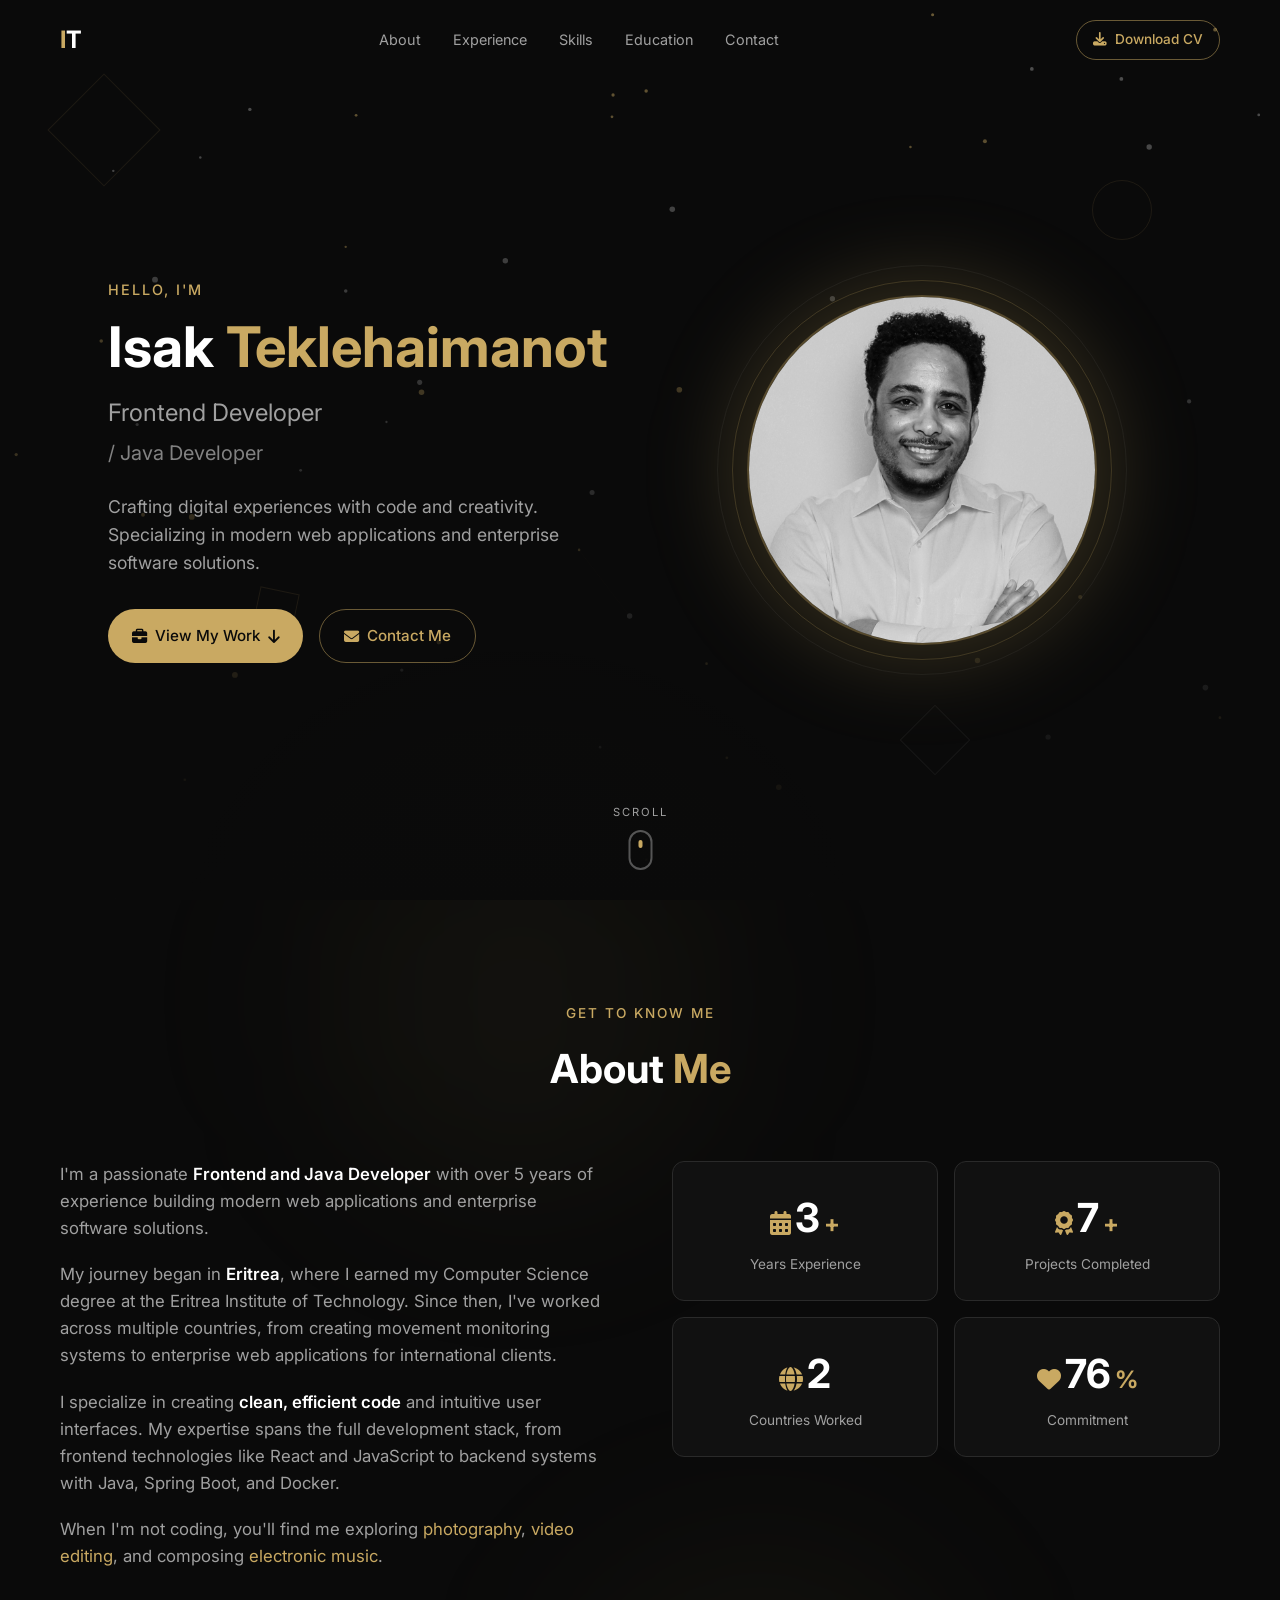
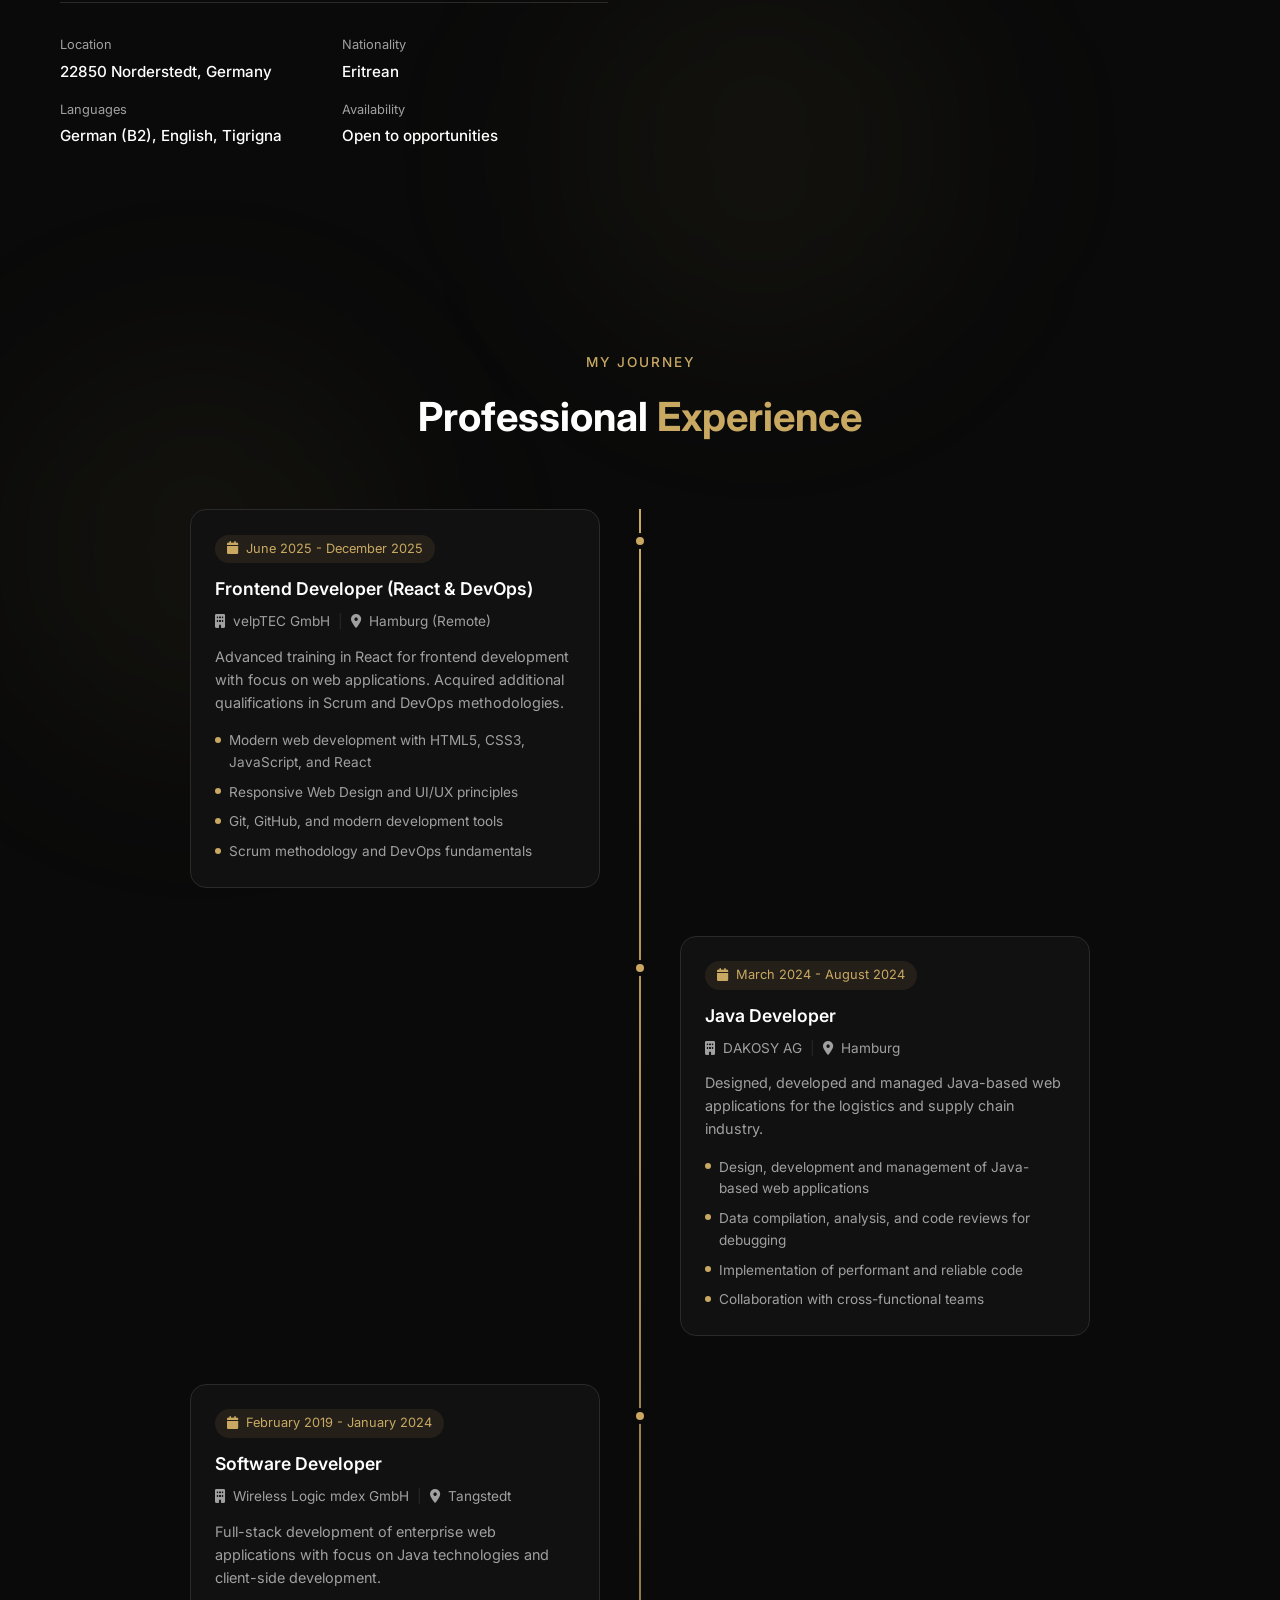
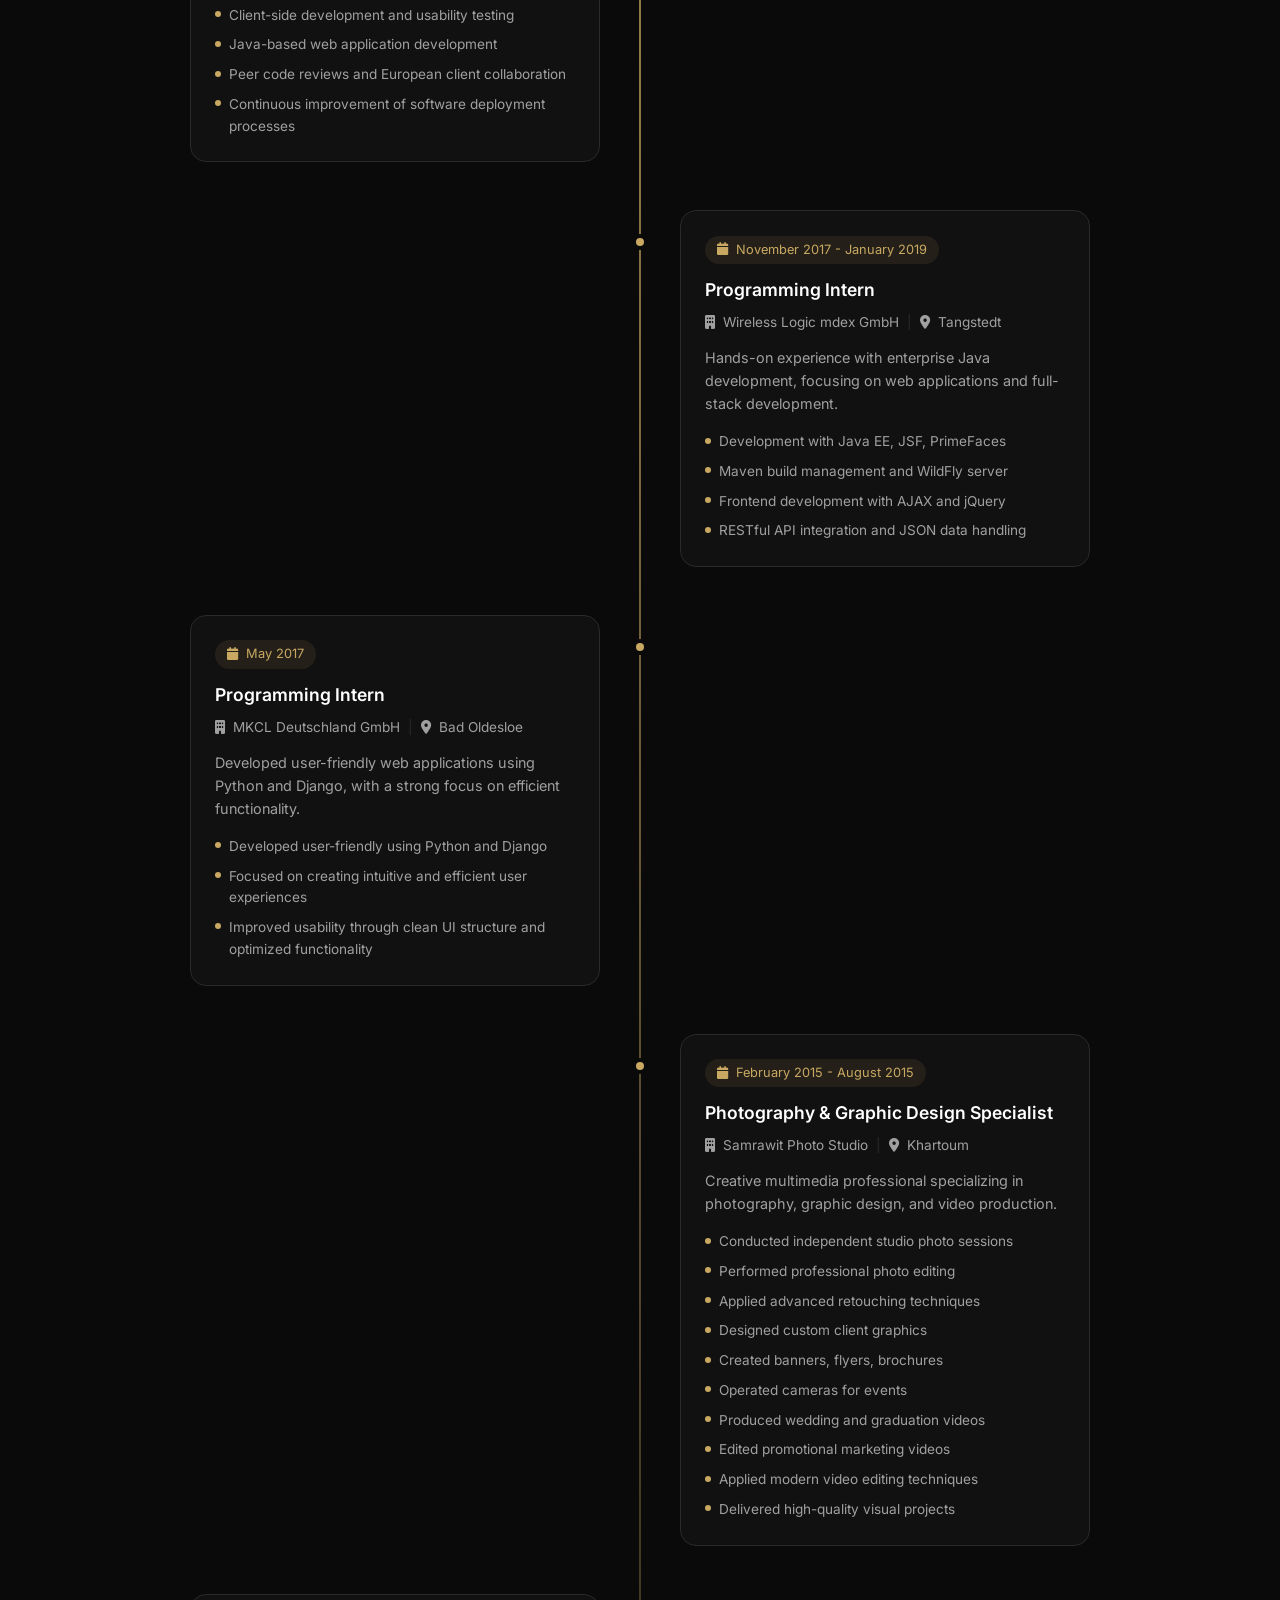
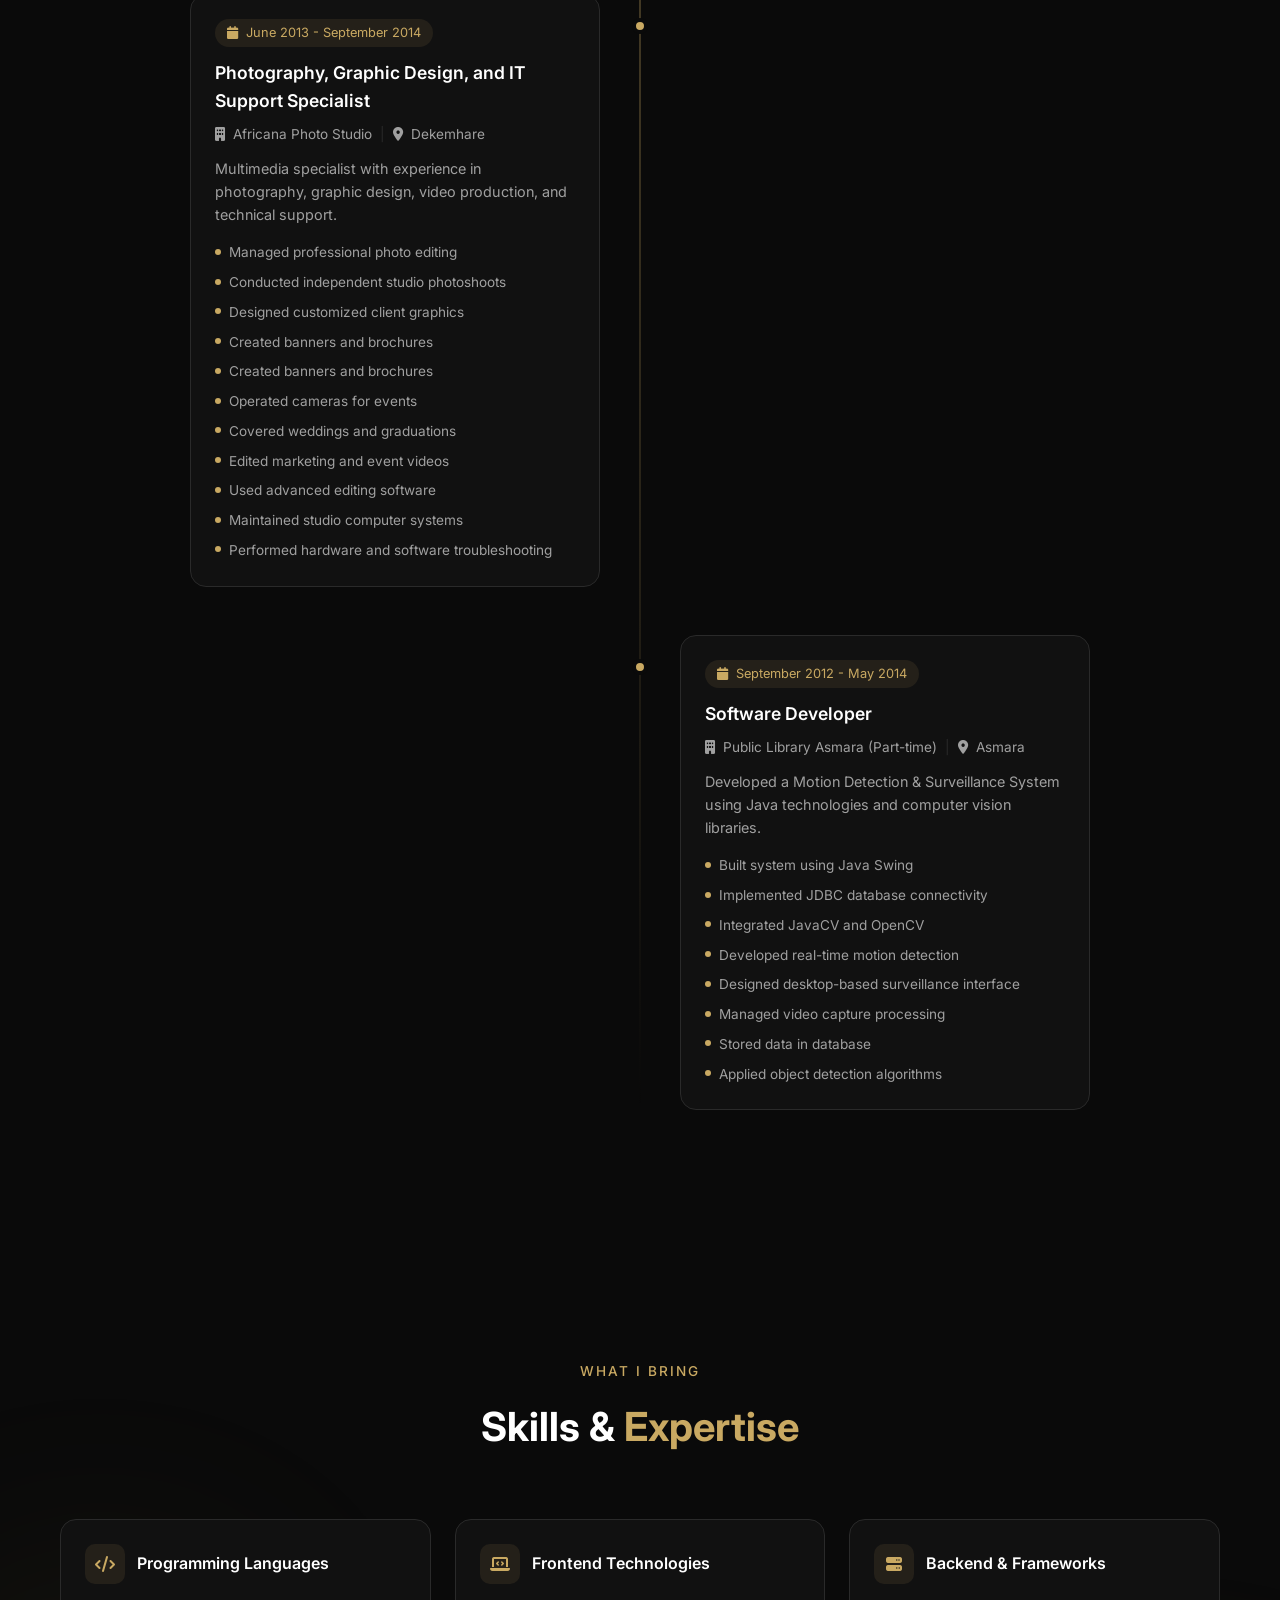
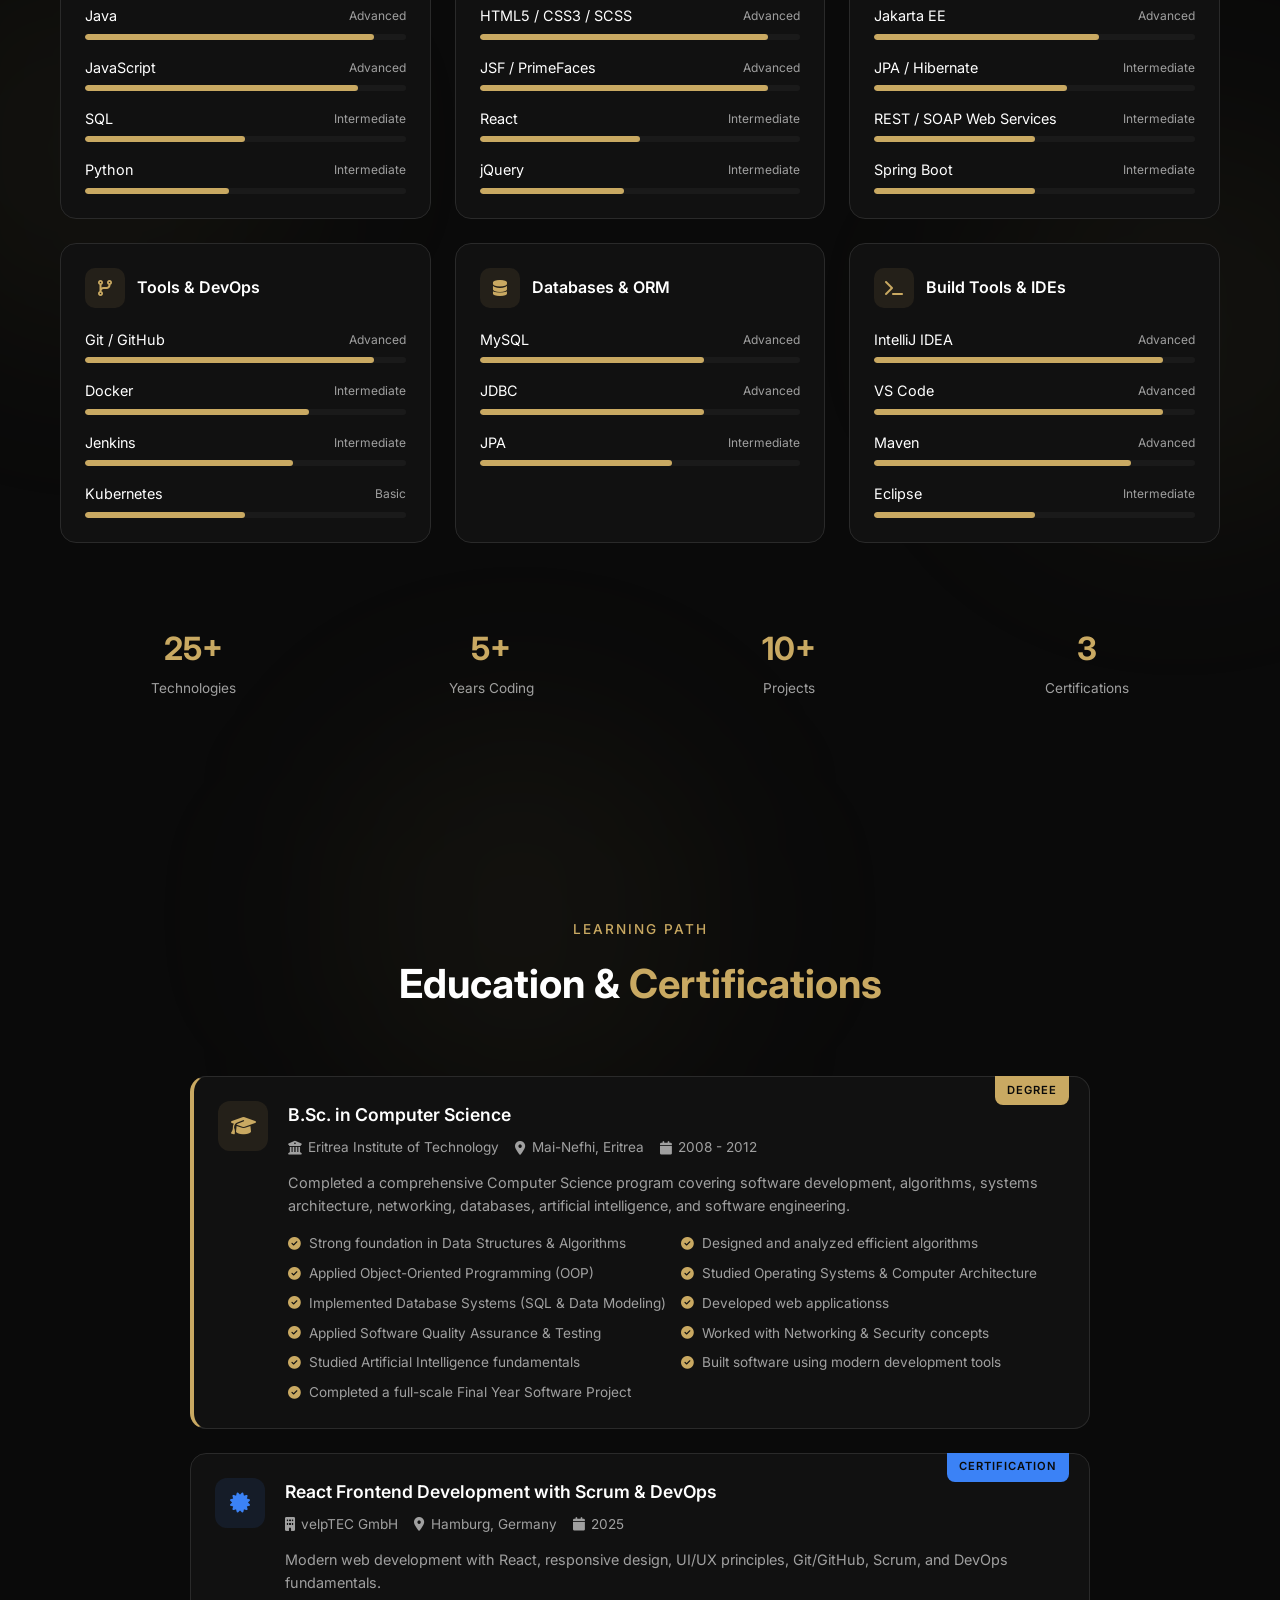
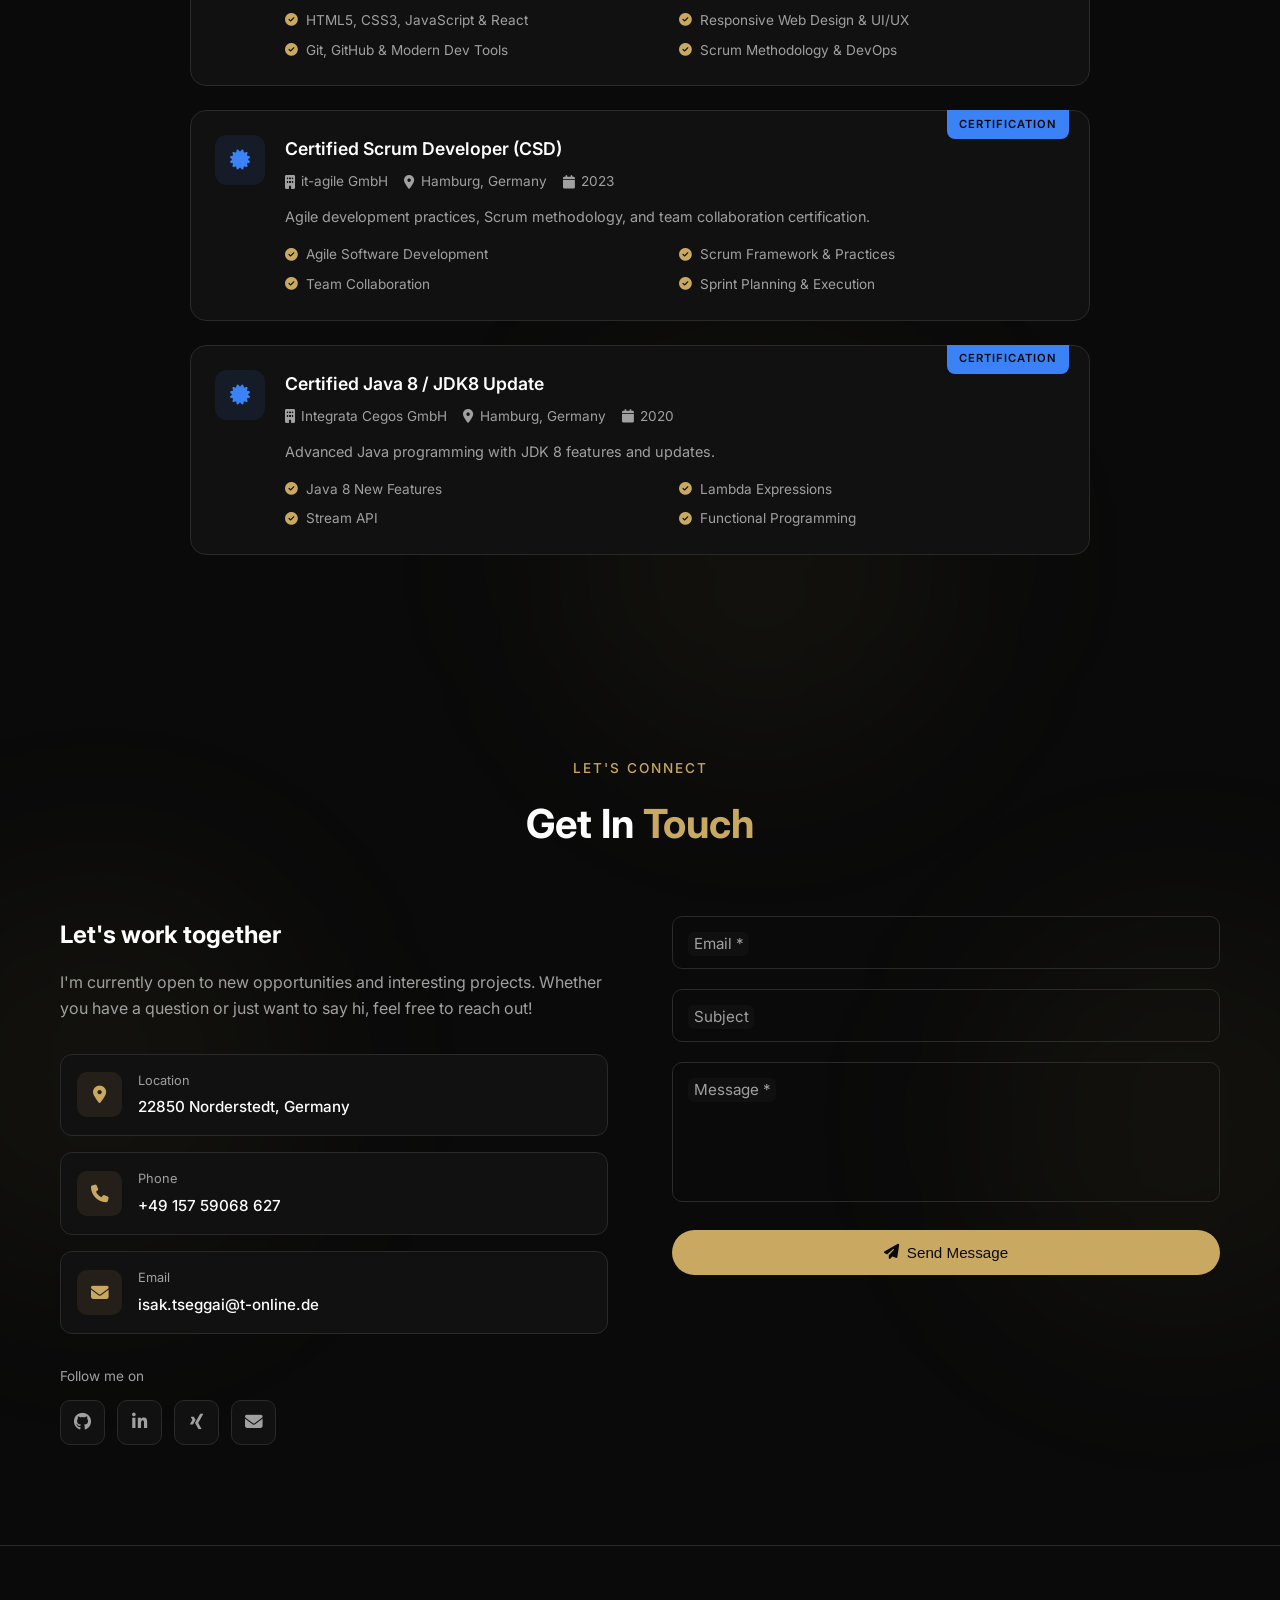
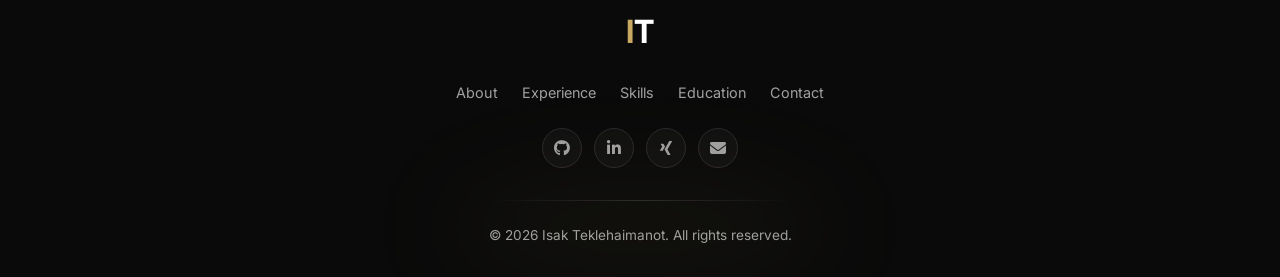
<file: index.html>
<!DOCTYPE html>
<html lang="en">

<head>
    <meta charset="UTF-8">
    <meta name="viewport" content="width=device-width, initial-scale=1.0">
    <title>Isak Teklehaimanot | Frontend & Java Developer</title>
    <meta name="description"
        content="Professional portfolio of Isak Teklehaimanot - Frontend Developer and Java Developer with 5+ years of experience">

    <!-- Standard favicon -->
    <link rel="icon" href="images/favicon.ico" sizes="any">

    <!-- Google Fonts -->
    <link rel="preconnect" href="https://fonts.googleapis.com">
    <link rel="preconnect" href="https://fonts.gstatic.com" crossorigin>
    <link href="https://fonts.googleapis.com/css2?family=Inter:wght@300;400;500;600;700&display=swap" rel="stylesheet">

    <!-- Font Awesome -->
    <link rel="stylesheet" href="https://cdnjs.cloudflare.com/ajax/libs/font-awesome/6.4.0/css/all.min.css">

    <!-- AOS Animation Library -->
    <link href="https://unpkg.com/aos@2.3.1/dist/aos.css" rel="stylesheet">

    <!-- Custom CSS -->
    <link rel="stylesheet" href="css/style.css">
</head>

<body>
    <!-- Navigation -->
    <nav class="navbar" id="navbar">
        <div class="nav-container">
            <a href="#" class="nav-logo">
                <span class="gold">I</span>T
            </a>
            <ul class="nav-menu" id="navMenu">
                <li><a href="#about" class="nav-link">About</a></li>
                <li><a href="#experience" class="nav-link">Experience</a></li>
                <li><a href="#skills" class="nav-link">Skills</a></li>
                <li><a href="#education" class="nav-link">Education</a></li>
                <li><a href="#contact" class="nav-link">Contact</a></li>
            </ul>
            <a href="CV_I.T.Teklehaimanot.pdf" download class="nav-cta">
                <i class="fas fa-download"></i> Download CV
            </a>
            <button class="nav-toggle" id="navToggle">
                <i class="fas fa-bars"></i>
            </button>
        </div>
    </nav>

    <!-- Hero Section -->
    <section class="hero" id="home">
        <canvas id="particleCanvas"></canvas>
        <div class="hero-overlay"></div>

        <!-- Floating Shapes -->
        <div class="floating-shapes">
            <div class="shape shape-1"></div>
            <div class="shape shape-2"></div>
            <div class="shape shape-3"></div>
            <div class="shape shape-4"></div>
        </div>

        <div class="hero-content">
            <div class="hero-text" data-aos="fade-right" data-aos-duration="1000">
                <span class="hero-greeting">Hello, I'm</span>
                <h1 class="hero-title">
                    Isak <span class="gold">Teklehaimanot</span>
                </h1>
                <p class="hero-role">Frontend Developer</p>
                <p class="hero-role-secondary">/ Java Developer</p>
                <p class="hero-description">
                    Crafting digital experiences with code and creativity.
                    Specializing in modern web applications and enterprise software solutions.
                </p>
                <div class="hero-buttons">
                    <a href="#experience" class="btn btn-primary">
                        <i class="fas fa-briefcase"></i> View My Work
                        <i class="fas fa-arrow-down"></i>
                    </a>
                    <a href="#contact" class="btn btn-outline">
                        <i class="fas fa-envelope"></i> Contact Me
                    </a>
                </div>
            </div>
            <div class="hero-image" data-aos="fade-left" data-aos-duration="1000" data-aos-delay="200">
                <div class="image-container">
                    <div class="image-glow"></div>
                    <img src="images/profile.jpg" alt="Isak Teklehaimanot" class="profile-img">
                    <div class="image-ring ring-1"></div>
                    <div class="image-ring ring-2"></div>
                </div>
            </div>
        </div>

        <div class="scroll-indicator">
            <span>Scroll</span>
            <div class="scroll-mouse">
                <div class="scroll-wheel"></div>
            </div>
        </div>
    </section>

    <!-- About Section -->
    <section class="about" id="about">
        <div class="bg-glow top"></div>
        <div class="bg-glow bottom"></div>

        <div class="container">
            <div class="section-header" data-aos="fade-up">
                <span class="section-subtitle">Get to Know Me</span>
                <h2 class="section-title">About <span class="gold">Me</span></h2>
            </div>

            <div class="about-content">
                <div class="about-text" data-aos="fade-right" data-aos-delay="100">
                    <p>
                        I'm a passionate <strong>Frontend and Java Developer</strong> with over 5 years of experience
                        building modern web applications and enterprise software solutions.
                    </p>
                    <p>
                        My journey began in <strong>Eritrea</strong>, where I earned my Computer Science degree at the
                        Eritrea Institute of Technology. Since then, I've worked across multiple countries, from
                        creating movement monitoring systems to enterprise web applications for international clients.
                    </p>
                    <p>
                        I specialize in creating <strong>clean, efficient code</strong> and intuitive user interfaces.
                        My expertise spans the full development stack, from frontend technologies like React and
                        JavaScript to backend systems with Java, Spring Boot, and Docker.
                    </p>
                    <p>
                        When I'm not coding, you'll find me exploring <span class="gold">photography</span>, <span
                            class="gold">video editing</span>, and composing <span class="gold">electronic music</span>.
                    </p>

                    <div class="about-info">
                        <div class="info-item">
                            <span class="info-label">Location</span>
                            <span class="info-value">22850 Norderstedt, Germany</span>
                        </div>
                        <div class="info-item">
                            <span class="info-label">Nationality</span>
                            <span class="info-value">Eritrean</span>
                        </div>
                        <div class="info-item">
                            <span class="info-label">Languages</span>
                            <span class="info-value">German (B2), English, Tigrigna</span>
                        </div>
                        <div class="info-item">
                            <span class="info-label">Availability</span>
                            <span class="info-value gold">Open to opportunities</span>
                        </div>
                    </div>
                </div>

                <div class="about-stats">
                    <div class="stat-card" data-aos="flip-left" data-aos-delay="200">
                        <i class="fas fa-calendar-alt stat-icon"></i>
                        <div class="stat-number" data-count="5">0</div>
                        <div class="stat-suffix">+</div>
                        <div class="stat-label">Years Experience</div>
                    </div>
                    <div class="stat-card" data-aos="flip-left" data-aos-delay="300">
                        <i class="fas fa-award stat-icon"></i>
                        <div class="stat-number" data-count="10">0</div>
                        <div class="stat-suffix">+</div>
                        <div class="stat-label">Projects Completed</div>
                    </div>
                    <div class="stat-card" data-aos="flip-left" data-aos-delay="400">
                        <i class="fas fa-globe stat-icon"></i>
                        <div class="stat-number" data-count="3">0</div>
                        <div class="stat-suffix"></div>
                        <div class="stat-label">Countries Worked</div>
                    </div>
                    <div class="stat-card" data-aos="flip-left" data-aos-delay="500">
                        <i class="fas fa-heart stat-icon"></i>
                        <div class="stat-number" data-count="100">0</div>
                        <div class="stat-suffix">%</div>
                        <div class="stat-label">Commitment</div>
                    </div>
                </div>
            </div>
        </div>
    </section>

    <!-- Experience Section -->
    <section class="experience" id="experience">
        <div class="bg-glow"></div>

        <div class="container">
            <div class="section-header" data-aos="fade-up">
                <span class="section-subtitle">My Journey</span>
                <h2 class="section-title">Professional <span class="gold">Experience</span></h2>
            </div>

            <div class="timeline">
                <div class="timeline-line"></div>

                <!-- Experience 1 -->
                <div class="timeline-item" data-aos="fade-up" data-aos-delay="100">
                    <div class="timeline-node"></div>
                    <div class="timeline-card left">
                        <div class="card-header">
                            <span class="card-date"><i class="fas fa-calendar"></i> June 2025 - December 2025</span>
                        </div>
                        <h3 class="card-title">Frontend Developer (React & DevOps)</h3>
                        <div class="card-company">
                            <i class="fas fa-building"></i> velpTEC GmbH
                            <span class="separator">|</span>
                            <i class="fas fa-map-marker-alt"></i> Hamburg (Remote)
                        </div>
                        <p class="card-description">
                            Advanced training in React for frontend development with focus on web applications. Acquired
                            additional qualifications in Scrum and DevOps methodologies.
                        </p>
                        <ul class="card-highlights">
                            <li><span></span> Modern web development with HTML5, CSS3, JavaScript, and React</li>
                            <li><span></span> Responsive Web Design and UI/UX principles</li>
                            <li><span></span> Git, GitHub, and modern development tools</li>
                            <li><span></span> Scrum methodology and DevOps fundamentals</li>
                        </ul>
                    </div>
                </div>

                <!-- Experience 2 -->
                <div class="timeline-item" data-aos="fade-up" data-aos-delay="200">
                    <div class="timeline-node"></div>
                    <div class="timeline-card right">
                        <div class="card-header">
                            <span class="card-date"><i class="fas fa-calendar"></i> March 2024 - August 2024</span>
                        </div>
                        <h3 class="card-title">Java Developer</h3>
                        <div class="card-company">
                            <i class="fas fa-building"></i> DAKOSY AG
                            <span class="separator">|</span>
                            <i class="fas fa-map-marker-alt"></i> Hamburg
                        </div>
                        <p class="card-description">
                            Designed, developed and managed Java-based web applications for the logistics and supply
                            chain industry.
                        </p>
                        <ul class="card-highlights">
                            <li><span></span> Design, development and management of Java-based web applications</li>
                            <li><span></span> Data compilation, analysis, and code reviews for debugging</li>
                            <li><span></span> Implementation of performant and reliable code</li>
                            <li><span></span> Collaboration with cross-functional teams</li>
                        </ul>
                    </div>
                </div>

                <!-- Experience 3 -->
                <div class="timeline-item" data-aos="fade-up" data-aos-delay="300">
                    <div class="timeline-node"></div>
                    <div class="timeline-card left">
                        <div class="card-header">
                            <span class="card-date"><i class="fas fa-calendar"></i> February 2019 - January 2024</span>
                        </div>
                        <h3 class="card-title">Software Developer</h3>
                        <div class="card-company">
                            <i class="fas fa-building"></i> Wireless Logic mdex GmbH
                            <span class="separator">|</span>
                            <i class="fas fa-map-marker-alt"></i> Tangstedt
                        </div>
                        <p class="card-description">
                            Full-stack development of enterprise web applications with focus on Java technologies and
                            client-side development.
                        </p>
                        <ul class="card-highlights">
                            <li><span></span> Client-side development and usability testing</li>
                            <li><span></span> Java-based web application development</li>
                            <li><span></span> Peer code reviews and European client collaboration</li>
                            <li><span></span> Continuous improvement of software deployment processes</li>
                        </ul>
                    </div>
                </div>

                <!-- Experience 4 -->
                <div class="timeline-item" data-aos="fade-up" data-aos-delay="400">
                    <div class="timeline-node"></div>
                    <div class="timeline-card right">
                        <div class="card-header">
                            <span class="card-date"><i class="fas fa-calendar"></i> November 2017 - January 2019</span>
                        </div>
                        <h3 class="card-title">Programming Intern</h3>
                        <div class="card-company">
                            <i class="fas fa-building"></i> Wireless Logic mdex GmbH
                            <span class="separator">|</span>
                            <i class="fas fa-map-marker-alt"></i> Tangstedt
                        </div>
                        <p class="card-description">
                            Hands-on experience with enterprise Java development, focusing on web applications and
                            full-stack development.
                        </p>
                        <ul class="card-highlights">
                            <li><span></span> Development with Java EE, JSF, PrimeFaces</li>
                            <li><span></span> Maven build management and WildFly server</li>
                            <li><span></span> Frontend development with AJAX and jQuery</li>
                            <li><span></span> RESTful API integration and JSON data handling</li>
                        </ul>
                    </div>
                </div>

                <!-- Experience 5 -->
                <div class="timeline-item" data-aos="fade-up" data-aos-delay="400">
                    <div class="timeline-node"></div>
                    <div class="timeline-card left">
                        <div class="card-header">
                            <span class="card-date"><i class="fas fa-calendar"></i> May 2017</span>
                        </div>
                        <h3 class="card-title">Programming Intern</h3>
                        <div class="card-company">
                            <i class="fas fa-building"></i> MKCL Deutschland GmbH
                            <span class="separator">|</span>
                            <i class="fas fa-map-marker-alt"></i> Bad Oldesloe
                        </div>
                        <p class="card-description">
                            Developed user-friendly web applications using Python and Django, with a strong focus on
                            efficient functionality.
                        </p>
                        <ul class="card-highlights">
                            <li><span></span> Developed user-friendly using Python and Django</li>
                            <li><span></span> Focused on creating intuitive and efficient user experiences</li>
                            <li><span></span> Improved usability through clean UI structure and optimized functionality
                            </li>
                        </ul>
                    </div>
                </div>


                <!-- Experience 6 -->
                <div class="timeline-item" data-aos="fade-up" data-aos-delay="400">
                    <div class="timeline-node"></div>
                    <div class="timeline-card right">
                        <div class="card-header">
                            <span class="card-date"><i class="fas fa-calendar"></i> February 2015 - August 2015</span>
                        </div>
                        <h3 class="card-title">Photography & Graphic Design Specialist</h3>
                        <div class="card-company">
                            <i class="fas fa-building"></i> Samrawit Photo Studio
                            <span class="separator">|</span>
                            <i class="fas fa-map-marker-alt"></i> Khartoum
                        </div>
                        <p class="card-description">
                            Creative multimedia professional specializing in photography, graphic design, and video
                            production.
                        </p>
                        <ul class="card-highlights">
                            <li><span></span> Conducted independent studio photo sessions</li>
                            <li><span></span> Performed professional photo editing</li>
                            <li><span></span> Applied advanced retouching techniques</li>
                            <li><span></span> Designed custom client graphics</li>
                            <li><span></span> Created banners, flyers, brochures</li>
                            <li><span></span> Operated cameras for events</li>
                            <li><span></span> Produced wedding and graduation videos</li>
                            <li><span></span> Edited promotional marketing videos</li>
                            <li><span></span> Applied modern video editing techniques</li>
                            <li><span></span> Delivered high-quality visual projects</li>
                        </ul>
                    </div>
                </div>

                <!-- Experience 7 -->
                <div class="timeline-item" data-aos="fade-up" data-aos-delay="400">
                    <div class="timeline-node"></div>
                    <div class="timeline-card left">
                        <div class="card-header">
                            <span class="card-date"><i class="fas fa-calendar"></i> June 2013 - September 2014</span>
                        </div>
                        <h3 class="card-title">Photography, Graphic Design, and IT Support Specialist</h3>
                        <div class="card-company">
                            <i class="fas fa-building"></i> Africana Photo Studio
                            <span class="separator">|</span>
                            <i class="fas fa-map-marker-alt"></i> Dekemhare
                        </div>
                        <p class="card-description">
                            Multimedia specialist with experience in photography, graphic design, video production, and
                            technical support.
                        </p>
                        <ul class="card-highlights">
                            <li><span></span> Managed professional photo editing</li>
                            <li><span></span> Conducted independent studio photoshoots</li>
                            <li><span></span> Designed customized client graphics</li>
                            <li><span></span> Created banners and brochures</li>
                            <li><span></span> Created banners and brochures</li>
                            <li><span></span> Operated cameras for events</li>
                            <li><span></span> Covered weddings and graduations</li>
                            <li><span></span> Edited marketing and event videos</li>
                            <li><span></span> Used advanced editing software</li>
                            <li><span></span> Maintained studio computer systems</li>
                            <li><span></span> Performed hardware and software troubleshooting</li>
                        </ul>
                    </div>
                </div>

                <!-- Experience 8 -->
                <div class="timeline-item" data-aos="fade-up" data-aos-delay="400">
                    <div class="timeline-node"></div>
                    <div class="timeline-card right">
                        <div class="card-header">
                            <span class="card-date"><i class="fas fa-calendar"></i> September 2012 - May 2014</span>
                        </div>
                        <h3 class="card-title">Software Developer</h3>
                        <div class="card-company">
                            <i class="fas fa-building"></i> Public Library Asmara (Part-time)
                            <span class="separator">|</span>
                            <i class="fas fa-map-marker-alt"></i> Asmara
                        </div>
                        <p class="card-description">
                            Developed a Motion Detection & Surveillance System using Java technologies and computer
                            vision libraries.
                        </p>
                        <ul class="card-highlights">
                            <li><span></span> Built system using Java Swing</li>
                            <li><span></span> Implemented JDBC database connectivity</li>
                            <li><span></span> Integrated JavaCV and OpenCV</li>
                            <li><span></span> Developed real-time motion detection</li>
                            <li><span></span> Designed desktop-based surveillance interface</li>
                            <li><span></span> Managed video capture processing</li>
                            <li><span></span> Stored data in database</li>
                            <li><span></span> Applied object detection algorithms</li>
                        </ul>
                    </div>
                </div>
            </div>
        </div>
    </section>

    <!-- Skills Section -->
    <section class="skills" id="skills">
        <div class="bg-glow left"></div>
        <div class="bg-glow right"></div>

        <div class="container">
            <div class="section-header" data-aos="fade-up">
                <span class="section-subtitle">What I Bring</span>
                <h2 class="section-title">Skills & <span class="gold">Expertise</span></h2>
            </div>

            <div class="skills-grid">
                <!-- Programming Languages -->
                <div class="skill-category" data-aos="fade-up" data-aos-delay="100">
                    <div class="category-header">
                        <i class="fas fa-code category-icon"></i>
                        <h3>Programming Languages</h3>
                    </div>
                    <div class="skill-list">
                        <div class="skill-item">
                            <div class="skill-info">
                                <span class="skill-name">Java</span>
                                <span class="skill-level">Advanced</span>
                            </div>
                            <div class="skill-bar">
                                <div class="skill-progress" data-width="90"></div>
                            </div>
                        </div>
                        <div class="skill-item">
                            <div class="skill-info">
                                <span class="skill-name">JavaScript</span>
                                <span class="skill-level">Advanced</span>
                            </div>
                            <div class="skill-bar">
                                <div class="skill-progress" data-width="85"></div>
                            </div>
                        </div>

                        <div class="skill-item">
                            <div class="skill-info">
                                <span class="skill-name">SQL</span>
                                <span class="skill-level">Intermediate</span>
                            </div>
                            <div class="skill-bar">
                                <div class="skill-progress" data-width="50"></div>
                            </div>
                        </div>

                        <div class="skill-item">
                            <div class="skill-info">
                                <span class="skill-name">Python</span>
                                <span class="skill-level">Intermediate</span>
                            </div>
                            <div class="skill-bar">
                                <div class="skill-progress" data-width="45"></div>
                            </div>
                        </div>



                    </div>
                </div>

                <!-- Frontend -->
                <div class="skill-category" data-aos="fade-up" data-aos-delay="150">
                    <div class="category-header">
                        <i class="fas fa-laptop-code category-icon"></i>
                        <h3>Frontend Technologies</h3>
                    </div>
                    <div class="skill-list">
                        <div class="skill-item">
                            <div class="skill-info">
                                <span class="skill-name">HTML5 / CSS3 / SCSS</span>
                                <span class="skill-level">Advanced</span>
                            </div>
                            <div class="skill-bar">
                                <div class="skill-progress" data-width="90"></div>
                            </div>
                        </div>
                        <div class="skill-item">
                            <div class="skill-info">
                                <span class="skill-name">JSF / PrimeFaces</span>
                                <span class="skill-level">Advanced</span>
                            </div>
                            <div class="skill-bar">
                                <div class="skill-progress" data-width="90"></div>
                            </div>
                        </div>

                        <div class="skill-item">
                            <div class="skill-info">
                                <span class="skill-name">React</span>
                                <span class="skill-level">Intermediate</span>
                            </div>
                            <div class="skill-bar">
                                <div class="skill-progress" data-width="50"></div>
                            </div>
                        </div>
                        <div class="skill-item">
                            <div class="skill-info">
                                <span class="skill-name">jQuery</span>
                                <span class="skill-level">Intermediate</span>
                            </div>
                            <div class="skill-bar">
                                <div class="skill-progress" data-width="45"></div>
                            </div>
                        </div>

                    </div>
                </div>

                <!-- Backend -->
                <div class="skill-category" data-aos="fade-up" data-aos-delay="200">
                    <div class="category-header">
                        <i class="fas fa-server category-icon"></i>
                        <h3>Backend & Frameworks</h3>
                    </div>
                    <div class="skill-list">

                        <div class="skill-item">
                            <div class="skill-info">
                                <span class="skill-name">Jakarta EE</span>
                                <span class="skill-level">Advanced</span>
                            </div>
                            <div class="skill-bar">
                                <div class="skill-progress" data-width="70"></div>
                            </div>
                        </div>

                        <div class="skill-item">
                            <div class="skill-info">
                                <span class="skill-name">JPA / Hibernate</span>
                                <span class="skill-level">Intermediate</span>
                            </div>
                            <div class="skill-bar">
                                <div class="skill-progress" data-width="60"></div>
                            </div>
                        </div>


                        <div class="skill-item">
                            <div class="skill-info">
                                <span class="skill-name">REST / SOAP Web Services</span>
                                <span class="skill-level">Intermediate</span>
                            </div>
                            <div class="skill-bar">
                                <div class="skill-progress" data-width="50"></div>
                            </div>
                        </div>
                        <div class="skill-item">
                            <div class="skill-info">
                                <span class="skill-name">Spring Boot</span>
                                <span class="skill-level">Intermediate</span>
                            </div>
                            <div class="skill-bar">
                                <div class="skill-progress" data-width="50"></div>
                            </div>
                        </div>





                    </div>
                </div>

                <!-- DevOps -->
                <div class="skill-category" data-aos="fade-up" data-aos-delay="250">
                    <div class="category-header">
                        <i class="fas fa-code-branch category-icon"></i>
                        <h3>Tools & DevOps</h3>
                    </div>
                    <div class="skill-list">
                        <div class="skill-item">
                            <div class="skill-info">
                                <span class="skill-name">Git / GitHub</span>
                                <span class="skill-level">Advanced</span>
                            </div>
                            <div class="skill-bar">
                                <div class="skill-progress" data-width="90"></div>
                            </div>
                        </div>
                        <div class="skill-item">
                            <div class="skill-info">
                                <span class="skill-name">Docker</span>
                                <span class="skill-level">Intermediate</span>
                            </div>
                            <div class="skill-bar">
                                <div class="skill-progress" data-width="70"></div>
                            </div>
                        </div>
                        <div class="skill-item">
                            <div class="skill-info">
                                <span class="skill-name">Jenkins</span>
                                <span class="skill-level">Intermediate</span>
                            </div>
                            <div class="skill-bar">
                                <div class="skill-progress" data-width="65"></div>
                            </div>
                        </div>
                        <div class="skill-item">
                            <div class="skill-info">
                                <span class="skill-name">Kubernetes</span>
                                <span class="skill-level">Basic</span>
                            </div>
                            <div class="skill-bar">
                                <div class="skill-progress" data-width="50"></div>
                            </div>
                        </div>
                    </div>
                </div>

                <!-- Databases -->
                <div class="skill-category" data-aos="fade-up" data-aos-delay="300">
                    <div class="category-header">
                        <i class="fas fa-database category-icon"></i>
                        <h3>Databases & ORM</h3>
                    </div>
                    <div class="skill-list">
                        <div class="skill-item">
                            <div class="skill-info">
                                <span class="skill-name">MySQL</span>
                                <span class="skill-level">Advanced</span>
                            </div>
                            <div class="skill-bar">
                                <div class="skill-progress" data-width="70"></div>
                            </div>
                        </div>
                        <div class="skill-item">
                            <div class="skill-info">
                                <span class="skill-name">JDBC</span>
                                <span class="skill-level">Advanced</span>
                            </div>
                            <div class="skill-bar">
                                <div class="skill-progress" data-width="70"></div>
                            </div>
                        </div>
                        <div class="skill-item">
                            <div class="skill-info">
                                <span class="skill-name">JPA</span>
                                <span class="skill-level">Intermediate</span>
                            </div>
                            <div class="skill-bar">
                                <div class="skill-progress" data-width="60"></div>
                            </div>
                        </div>
                    </div>
                </div>

                <!-- IDEs -->
                <div class="skill-category" data-aos="fade-up" data-aos-delay="350">
                    <div class="category-header">
                        <i class="fas fa-terminal category-icon"></i>
                        <h3>Build Tools & IDEs</h3>
                    </div>
                    <div class="skill-list">
                        <div class="skill-item">
                            <div class="skill-info">
                                <span class="skill-name">IntelliJ IDEA</span>
                                <span class="skill-level">Advanced</span>
                            </div>
                            <div class="skill-bar">
                                <div class="skill-progress" data-width="90"></div>
                            </div>
                        </div>
                        <div class="skill-item">
                            <div class="skill-info">
                                <span class="skill-name">VS Code</span>
                                <span class="skill-level">Advanced</span>
                            </div>
                            <div class="skill-bar">
                                <div class="skill-progress" data-width="90"></div>
                            </div>
                        </div>
                        <div class="skill-item">
                            <div class="skill-info">
                                <span class="skill-name">Maven</span>
                                <span class="skill-level">Advanced</span>
                            </div>
                            <div class="skill-bar">
                                <div class="skill-progress" data-width="80"></div>
                            </div>
                        </div>
                        <div class="skill-item">
                            <div class="skill-info">
                                <span class="skill-name">Eclipse</span>
                                <span class="skill-level">Intermediate</span>
                            </div>
                            <div class="skill-bar">
                                <div class="skill-progress" data-width="50"></div>
                            </div>
                        </div>

                    </div>
                </div>
            </div>

            <!-- Skills Summary -->
            <div class="skills-summary" data-aos="fade-up" data-aos-delay="400">
                <div class="summary-item">
                    <div class="summary-number">25+</div>
                    <div class="summary-label">Technologies</div>
                </div>
                <div class="summary-item">
                    <div class="summary-number">5+</div>
                    <div class="summary-label">Years Coding</div>
                </div>
                <div class="summary-item">
                    <div class="summary-number">10+</div>
                    <div class="summary-label">Projects</div>
                </div>
                <div class="summary-item">
                    <div class="summary-number">3</div>
                    <div class="summary-label">Certifications</div>
                </div>
            </div>
        </div>
    </section>

    <!-- Education Section -->
    <section class="education" id="education">
        <div class="bg-glow top"></div>
        <div class="bg-glow bottom"></div>

        <div class="container">
            <div class="section-header" data-aos="fade-up">
                <span class="section-subtitle">Learning Path</span>
                <h2 class="section-title">Education & <span class="gold">Certifications</span></h2>
            </div>

            <div class="education-list">

                <!-- Degree -->
                <div class="education-card degree" data-aos="fade-up" data-aos-delay="100">
                    <div class="card-badge">Degree</div>
                    <div class="card-content">
                        <div class="card-icon">
                            <i class="fas fa-graduation-cap"></i>
                        </div>
                        <div class="card-details">
                            <h3 class="card-title">B.Sc. in Computer Science</h3>
                            <div class="card-meta">
                                <span><i class="fas fa-university"></i> Eritrea Institute of Technology</span>
                                <span><i class="fas fa-map-marker-alt"></i> Mai-Nefhi, Eritrea</span>
                                <span><i class="fas fa-calendar"></i> 2008 - 2012</span>
                            </div>
                            <p class="card-description">
                                Completed a comprehensive Computer Science program covering software development,
                                algorithms, systems architecture, networking, databases, artificial intelligence, and
                                software engineering.
                            </p>
                            <ul class="card-list">
                                <li><i class="fas fa-check-circle"></i> Strong foundation in Data Structures &
                                    Algorithms</li>
                                <li><i class="fas fa-check-circle"></i> Designed and analyzed efficient algorithms</li>
                                <li><i class="fas fa-check-circle"></i> Applied Object-Oriented Programming (OOP)</li>
                                <li><i class="fas fa-check-circle"></i> Studied Operating Systems & Computer
                                    Architecture</li>
                                <li><i class="fas fa-check-circle"></i> Implemented Database Systems (SQL & Data
                                    Modeling)</li>
                                <li><i class="fas fa-check-circle"></i> Developed web applicationss</li>
                                <li><i class="fas fa-check-circle"></i> Applied Software Quality Assurance & Testing
                                </li>
                                <li><i class="fas fa-check-circle"></i> Worked with Networking & Security concepts</li>
                                <li><i class="fas fa-check-circle"></i> Studied Artificial Intelligence fundamentals
                                </li>
                                <li><i class="fas fa-check-circle"></i> Built software using modern development tools
                                </li>
                                <li><i class="fas fa-check-circle"></i> Completed a full-scale Final Year Software
                                    Project</li>
                            </ul>
                        </div>
                    </div>
                </div>


                <!-- Certification 1 -->
                <div class="education-card certification" data-aos="fade-up" data-aos-delay="200">
                    <div class="card-badge">Certification</div>
                    <div class="card-content">
                        <div class="card-icon">
                            <i class="fas fa-certificate"></i>
                        </div>
                        <div class="card-details">
                            <h3 class="card-title">React Frontend Development with Scrum & DevOps</h3>
                            <div class="card-meta">
                                <span><i class="fas fa-building"></i> velpTEC GmbH</span>
                                <span><i class="fas fa-map-marker-alt"></i> Hamburg, Germany</span>
                                <span><i class="fas fa-calendar"></i> 2025</span>
                            </div>
                            <p class="card-description">
                                Modern web development with React, responsive design, UI/UX principles, Git/GitHub,
                                Scrum, and DevOps fundamentals.
                            </p>
                            <ul class="card-list">
                                <li><i class="fas fa-check-circle"></i> HTML5, CSS3, JavaScript & React</li>
                                <li><i class="fas fa-check-circle"></i> Responsive Web Design & UI/UX</li>
                                <li><i class="fas fa-check-circle"></i> Git, GitHub & Modern Dev Tools</li>
                                <li><i class="fas fa-check-circle"></i> Scrum Methodology & DevOps</li>
                            </ul>
                        </div>
                    </div>
                </div>

                <!-- Certification 2 -->
                <div class="education-card certification" data-aos="fade-up" data-aos-delay="300">
                    <div class="card-badge">Certification</div>
                    <div class="card-content">
                        <div class="card-icon">
                            <i class="fas fa-certificate"></i>
                        </div>
                        <div class="card-details">
                            <h3 class="card-title">Certified Scrum Developer (CSD)</h3>
                            <div class="card-meta">
                                <span><i class="fas fa-building"></i> it-agile GmbH</span>
                                <span><i class="fas fa-map-marker-alt"></i> Hamburg, Germany</span>
                                <span><i class="fas fa-calendar"></i> 2023</span>
                            </div>
                            <p class="card-description">
                                Agile development practices, Scrum methodology, and team collaboration certification.
                            </p>
                            <ul class="card-list">
                                <li><i class="fas fa-check-circle"></i> Agile Software Development</li>
                                <li><i class="fas fa-check-circle"></i> Scrum Framework & Practices</li>
                                <li><i class="fas fa-check-circle"></i> Team Collaboration</li>
                                <li><i class="fas fa-check-circle"></i> Sprint Planning & Execution</li>
                            </ul>
                        </div>
                    </div>
                </div>

                <!-- Certification 3 -->
                <div class="education-card certification" data-aos="fade-up" data-aos-delay="400">
                    <div class="card-badge">Certification</div>
                    <div class="card-content">
                        <div class="card-icon">
                            <i class="fas fa-certificate"></i>
                        </div>
                        <div class="card-details">
                            <h3 class="card-title">Certified Java 8 / JDK8 Update</h3>
                            <div class="card-meta">
                                <span><i class="fas fa-building"></i> Integrata Cegos GmbH</span>
                                <span><i class="fas fa-map-marker-alt"></i> Hamburg, Germany</span>
                                <span><i class="fas fa-calendar"></i> 2020</span>
                            </div>
                            <p class="card-description">
                                Advanced Java programming with JDK 8 features and updates.
                            </p>
                            <ul class="card-list">
                                <li><i class="fas fa-check-circle"></i> Java 8 New Features</li>
                                <li><i class="fas fa-check-circle"></i> Lambda Expressions</li>
                                <li><i class="fas fa-check-circle"></i> Stream API</li>
                                <li><i class="fas fa-check-circle"></i> Functional Programming</li>
                            </ul>
                        </div>
                    </div>
                </div>
            </div>
        </div>
    </section>

    <!-- Contact Section -->
    <section class="contact" id="contact">
        <div class="bg-glow left"></div>
        <div class="bg-glow right"></div>

        <div class="container">
            <div class="section-header" data-aos="fade-up">
                <span class="section-subtitle">Let's Connect</span>
                <h2 class="section-title">Get In <span class="gold">Touch</span></h2>
            </div>

            <div class="contact-content">
                <div class="contact-info" data-aos="fade-right" data-aos-delay="100">
                    <h3>Let's work together</h3>
                    <p>I'm currently open to new opportunities and interesting projects. Whether you have a question or
                        just want to say hi, feel free to reach out!</p>

                    <div class="info-cards">
                        <div class="info-card">
                            <div class="info-icon">
                                <i class="fas fa-map-marker-alt"></i>
                            </div>
                            <div class="info-details">
                                <span class="info-label">Location</span>
                                <span class="info-value">22850 Norderstedt, Germany</span>
                            </div>
                        </div>
                        <a href="tel:+4915759068627" class="info-card">
                            <div class="info-icon">
                                <i class="fas fa-phone"></i>
                            </div>
                            <div class="info-details">
                                <span class="info-label">Phone</span>
                                <span class="info-value">+49 157 59068 627</span>
                            </div>
                        </a>
                        <a href="mailto:isak.tseggai@t-online.de" class="info-card">
                            <div class="info-icon">
                                <i class="fas fa-envelope"></i>
                            </div>
                            <div class="info-details">
                                <span class="info-label">Email</span>
                                <span class="info-value">isak.tseggai@t-online.de</span>
                            </div>
                        </a>
                    </div>

                    <div class="social-links">
                        <span class="social-label">Follow me on</span>
                        <div class="social-icons">
                            <a href="https://github.com/Isorgak" target="_blank" rel="noopener" aria-label="GitHub">
                                <i class="fab fa-github"></i>
                            </a>
                            <a href="https://www.linkedin.com/in/isak-tseggai/" target="_blank" rel="noopener"
                                aria-label="LinkedIn">
                                <i class="fab fa-linkedin-in"></i>
                            </a>
                            <a href="https://www.xing.com/profile/Isak_TsegaiTeklehaimanot/" target="_blank"
                                rel="noopener" aria-label="Xing">
                                <i class="fab fa-xing"></i>
                            </a>
                            <a href="mailto:isak.tseggai@t-online.de" aria-label="Email">
                                <i class="fas fa-envelope"></i>
                            </a>
                        </div>
                    </div>
                </div>

                <!-- CONTACT FORM (Formspree) -->
                <div class="contact-form-wrapper" data-aos="fade-left" data-aos-delay="200">
                    <form class="contact-form" action="https://formspree.io/f/mnjbkjbq" method="POST"
                        class="contact-form" id="contactForm">
                        <!-- Email -->
                        <div class="form-group">
                            <input id="email" type="email" name="email" placeholder=" " required autocomplete="email" />
                            <label for="email">Email *</label>
                        </div>

                        <!-- subject -->
                        <div class="form-group">
                            <input type="text" id="subject" name="subject" placeholder=" ">
                            <label for="subject">Subject</label>
                        </div>

                        <!-- Message -->
                        <div class="form-group">
                            <textarea id="message" name="message" placeholder=" " required></textarea>
                            <label for="message">Message *</label>
                        </div>

                        <button class="btn btn-primary btn-full btn-send" type="submit">
                            <!-- Use any icon set you like. Example with Font Awesome: -->
                            <i class="fa-solid fa-paper-plane" aria-hidden="true"></i>
                            <span>Send Message</span>
                        </button>

                        <!-- Optional: success overlay (show via JS by adding .show) -->
                        <div class="form-success" id="formSuccess">
                            <i class="fa-solid fa-circle-check" aria-hidden="true"></i>
                            <h4>Message sent!</h4>
                            <p>Thanks — I’ll get back to you soon.</p>
                        </div>
                    </form>
                </div>
            </div>
        </div>
    </section>

    <!-- Footer -->
    <footer class="footer">
        <div class="footer-glow"></div>
        <div class="container">
            <div class="footer-content">
                <a href="#" class="footer-logo">
                    <span class="gold">I</span>T
                </a>

                <nav class="footer-nav">
                    <a href="#about">About</a>
                    <a href="#experience">Experience</a>
                    <a href="#skills">Skills</a>
                    <a href="#education">Education</a>
                    <a href="#contact">Contact</a>
                </nav>

                <div class="footer-social">
                    <a href="https://github.com/Isorgak" target="_blank" rel="noopener" aria-label="GitHub">
                        <i class="fab fa-github"></i>
                    </a>
                    <a href="https://www.linkedin.com/in/isak-tseggai/" target="_blank" rel="noopener"
                        aria-label="LinkedIn">
                        <i class="fab fa-linkedin-in"></i>
                    </a>
                    <a href="https://www.xing.com/profile/Isak_TsegaiTeklehaimanot/" target="_blank" rel="noopener"
                        aria-label="Xing">
                        <i class="fab fa-xing"></i>
                    </a>

                    <a href="mailto:isak.tseggai@t-online.de" aria-label="Email">
                        <i class="fas fa-envelope"></i>
                    </a>
                </div>

                <div class="footer-divider"></div>

                <div class="footer-bottom">
                    <p>&copy; <span id="year"></span> Isak Teklehaimanot. All rights reserved.</p>
                </div>
            </div>
        </div>
    </footer>

    <!-- Back to Top Button -->
    <button class="back-to-top" id="backToTop" aria-label="Back to top">
        <i class="fas fa-arrow-up"></i>
    </button>

    <!-- AOS Animation Library -->
    <script src="https://unpkg.com/aos@2.3.1/dist/aos.js"></script>

    <!-- Custom JavaScript -->
    <script src="js/main.js"></script>
</body>

</html>
</file>
<file: css/style.css>
/* ============================================
   ISAK TEKLEHAIMANOT PORTFOLIO
   Pure HTML/CSS/JS - No Frameworks
   ============================================ */

/* CSS Variables */
:root {
    --bg-primary: #0a0a0a;
    --bg-secondary: #111111;
    --bg-card: #1a1a1a;
    --text-primary: #ffffff;
    --text-secondary: #a0a0a0;
    --gold: #c9a962;
    --gold-rgb: 201, 169, 98;
    --border: #2a2a2a;

    --ease-expo: cubic-bezier(0.16, 1, 0.3, 1);
    --ease-spring: cubic-bezier(0.34, 1.56, 0.64, 1);

    --transition-fast: 0.2s;
    --transition-normal: 0.3s;
    --transition-slow: 0.5s;
}

/* Reset & Base */
*,
*::before,
*::after {
    margin: 0;
    padding: 0;
    box-sizing: border-box;
}

html {
    scroll-behavior: smooth;
}

body {
    font-family: 'Inter', -apple-system, BlinkMacSystemFont, sans-serif;
    background-color: var(--bg-primary);
    color: var(--text-primary);
    line-height: 1.6;
    overflow-x: hidden;
}

a {
    text-decoration: none;
    color: inherit;
}

ul {
    list-style: none;
}

img {
    max-width: 100%;
    display: block;
}

/* Utility Classes */
.gold {
    color: var(--gold);
}

.container {
    max-width: 1200px;
    margin: 0 auto;
    padding: 0 20px;
}

/* ============================================
   NAVIGATION
   ============================================ */
.navbar {
    position: fixed;
    top: 0;
    left: 0;
    right: 0;
    z-index: 1000;
    height: 80px;
    transition: all var(--transition-normal) var(--ease-expo);
}

.navbar.scrolled {
    height: 60px;
    background: rgba(10, 10, 10, 0.9);
    backdrop-filter: blur(20px);
    border-bottom: 1px solid rgba(42, 42, 42, 0.5);
}

.nav-container {
    max-width: 1200px;
    margin: 0 auto;
    padding: 0 20px;
    height: 100%;
    display: flex;
    align-items: center;
    justify-content: space-between;
}

.nav-logo {
    font-size: 1.5rem;
    font-weight: 700;
    color: var(--text-primary);
    transition: transform var(--transition-fast);
}

.nav-logo:hover {
    transform: scale(1.05);
}

.nav-menu {
    display: flex;
    gap: 2rem;
}

.nav-link {
    font-size: 0.9rem;
    color: var(--text-secondary);
    position: relative;
    transition: color var(--transition-fast);
}

.nav-link::after {
    content: '';
    position: absolute;
    bottom: -4px;
    left: 50%;
    width: 0;
    height: 2px;
    background: var(--gold);
    transition: all var(--transition-fast) var(--ease-expo);
    transform: translateX(-50%);
}

.nav-link:hover {
    color: var(--text-primary);
}

.nav-link:hover::after {
    width: 100%;
}

.nav-cta {
    display: flex;
    align-items: center;
    gap: 0.5rem;
    padding: 0.5rem 1rem;
    font-size: 0.85rem;
    font-weight: 500;
    color: var(--gold);
    border: 1px solid rgba(var(--gold-rgb), 0.5);
    border-radius: 50px;
    transition: all var(--transition-fast);
}

.nav-cta:hover {
    background: var(--gold);
    color: var(--bg-primary);
    box-shadow: 0 0 30px rgba(var(--gold-rgb), 0.4);
}

.nav-toggle {
    display: none;
    background: none;
    border: none;
    color: var(--text-primary);
    font-size: 1.5rem;
    cursor: pointer;
}

/* ============================================
   HERO SECTION
   ============================================ */
.hero {
    position: relative;
    min-height: 100vh;
    display: flex;
    align-items: center;
    justify-content: center;
    overflow: hidden;
}

#particleCanvas {
    position: absolute;
    inset: 0;
    z-index: 0;
}

.hero-overlay {
    position: absolute;
    inset: 0;
    background: linear-gradient(to bottom, transparent, rgba(10, 10, 10, 0.5), var(--bg-primary));
    z-index: 1;
}

/* Floating Shapes */
.floating-shapes {
    position: absolute;
    inset: 0;
    z-index: 2;
    pointer-events: none;
    overflow: hidden;
}

.shape {
    position: absolute;
    border: 1px solid rgba(var(--gold-rgb), 0.1);
    animation: float 6s ease-in-out infinite;
}

.shape-1 {
    width: 80px;
    height: 80px;
    top: 10%;
    left: 5%;
    transform: rotate(45deg);
}

.shape-2 {
    width: 60px;
    height: 60px;
    top: 20%;
    right: 10%;
    border-radius: 50%;
    animation-delay: 2s;
}

.shape-3 {
    width: 40px;
    height: 40px;
    bottom: 30%;
    left: 20%;
    transform: rotate(12deg);
    animation-delay: 4s;
}

.shape-4 {
    width: 50px;
    height: 50px;
    bottom: 15%;
    right: 25%;
    transform: rotate(45deg);
    animation-delay: 1s;
    border-color: rgba(255, 255, 255, 0.05);
}

@keyframes float {

    0%,
    100% {
        transform: translateY(0) rotate(var(--r, 0deg));
    }

    50% {
        transform: translateY(-20px) rotate(var(--r, 0deg));
    }
}

.hero-content {
    position: relative;
    z-index: 10;
    max-width: 1200px;
    margin: 0 auto;
    padding: 100px 20px 60px;
    display: grid;
    grid-template-columns: 1fr 1fr;
    gap: 4rem;
    align-items: center;
}

.hero-text {
    text-align: left;
}

.hero-greeting {
    display: inline-block;
    font-size: 0.9rem;
    font-weight: 500;
    color: var(--gold);
    text-transform: uppercase;
    letter-spacing: 2px;
    margin-bottom: 1rem;
}

.hero-title {
    font-size: 3.5rem;
    font-weight: 700;
    line-height: 1.1;
    margin-bottom: 1rem;
}

.hero-role {
    font-size: 1.5rem;
    color: var(--text-secondary);
    margin-bottom: 0.25rem;
}

.hero-role-secondary {
    font-size: 1.25rem;
    color: rgba(160, 160, 160, 0.8);
    margin-bottom: 1.5rem;
}

.hero-description {
    font-size: 1.1rem;
    color: var(--text-secondary);
    max-width: 500px;
    margin-bottom: 2rem;
}

.hero-buttons {
    display: flex;
    gap: 1rem;
    flex-wrap: wrap;
}

/* Buttons */
.btn {
    display: inline-flex;
    align-items: center;
    gap: 0.5rem;
    padding: 0.875rem 1.5rem;
    font-size: 0.95rem;
    font-weight: 500;
    border-radius: 50px;
    transition: all var(--transition-fast) var(--ease-expo);
    cursor: pointer;
    border: none;
}

.btn-primary {
    background: var(--gold);
    color: var(--bg-primary);
}

.btn-primary:hover {
    transform: translateY(-2px);
    box-shadow: 0 10px 30px rgba(var(--gold-rgb), 0.4);
}

.btn-outline {
    background: transparent;
    color: var(--gold);
    border: 1px solid rgba(var(--gold-rgb), 0.5);
}

.btn-outline:hover {
    background: var(--gold);
    color: var(--bg-primary);
}

.btn-full {
    width: 100%;
    justify-content: center;
}

/* Hero Image */
.hero-image {
    display: flex;
    justify-content: center;
}

.image-container {
    position: relative;
    width: 350px;
    height: 350px;
}

.image-glow {
    position: absolute;
    inset: -20px;
    background: rgba(var(--gold-rgb), 0.2);
    border-radius: 50%;
    filter: blur(40px);
    animation: pulse-glow 4s ease-in-out infinite;
}

@keyframes pulse-glow {

    0%,
    100% {
        opacity: 0.5;
        transform: scale(1);
    }

    50% {
        opacity: 0.8;
        transform: scale(1.05);
    }
}

.profile-img {
    position: relative;
    width: 100%;
    height: 100%;
    object-fit: cover;
    border-radius: 50%;
    border: 2px solid rgba(var(--gold-rgb), 0.3);
    animation: float-img 6s ease-in-out infinite;
}

@keyframes float-img {

    0%,
    100% {
        transform: translateY(0);
    }

    50% {
        transform: translateY(-10px);
    }
}

.image-ring {
    position: absolute;
    border: 1px solid;
    border-radius: 50%;
}

.ring-1 {
    inset: -15px;
    border-color: rgba(var(--gold-rgb), 0.2);
    animation: spin 20s linear infinite;
}

.ring-2 {
    inset: -30px;
    border-color: rgba(255, 255, 255, 0.05);
    animation: spin 30s linear infinite reverse;
}

@keyframes spin {
    from {
        transform: rotate(0deg);
    }

    to {
        transform: rotate(360deg);
    }
}

/* Scroll Indicator */
.scroll-indicator {
    position: absolute;
    bottom: 30px;
    left: 50%;
    transform: translateX(-50%);
    z-index: 10;
    display: flex;
    flex-direction: column;
    align-items: center;
    gap: 0.5rem;
    color: var(--text-secondary);
}

.scroll-indicator span {
    font-size: 0.7rem;
    text-transform: uppercase;
    letter-spacing: 2px;
}

.scroll-mouse {
    width: 24px;
    height: 40px;
    border: 2px solid rgba(160, 160, 160, 0.5);
    border-radius: 12px;
    display: flex;
    justify-content: center;
    padding-top: 8px;
}

.scroll-wheel {
    width: 4px;
    height: 8px;
    background: var(--gold);
    border-radius: 2px;
    animation: scroll-wheel 2s ease-in-out infinite;
}

@keyframes scroll-wheel {

    0%,
    100% {
        transform: translateY(0);
        opacity: 1;
    }

    50% {
        transform: translateY(8px);
        opacity: 0.5;
    }
}

/* ============================================
   SECTION STYLES
   ============================================ */
section {
    position: relative;
    padding: 100px 0;
}

.section-header {
    text-align: center;
    margin-bottom: 60px;
}

.section-subtitle {
    display: inline-block;
    font-size: 0.85rem;
    font-weight: 500;
    color: var(--gold);
    text-transform: uppercase;
    letter-spacing: 2px;
    margin-bottom: 0.75rem;
}

.section-title {
    font-size: 2.5rem;
    font-weight: 700;
}

/* Background Glows */
.bg-glow {
    position: absolute;
    width: 400px;
    height: 400px;
    background: rgba(var(--gold-rgb), 0.05);
    border-radius: 50%;
    filter: blur(100px);
    pointer-events: none;
}

.bg-glow.top {
    top: -100px;
    left: 25%;
}

.bg-glow.bottom {
    bottom: -100px;
    right: 25%;
}

.bg-glow.left {
    top: 25%;
    left: -100px;
}

.bg-glow.right {
    bottom: 25%;
    right: -100px;
}

/* ============================================
   ABOUT SECTION
   ============================================ */
.about-content {
    display: grid;
    grid-template-columns: 1fr 1fr;
    gap: 4rem;
    align-items: start;
}

.about-text p {
    font-size: 1.05rem;
    color: var(--text-secondary);
    margin-bottom: 1.25rem;
}

.about-text strong {
    color: var(--text-primary);
    font-weight: 600;
}

.about-info {
    display: grid;
    grid-template-columns: 1fr 1fr;
    gap: 1rem;
    margin-top: 2rem;
    padding-top: 2rem;
    border-top: 1px solid var(--border);
}

.info-item {
    display: flex;
    flex-direction: column;
}

.info-label {
    font-size: 0.8rem;
    color: var(--text-secondary);
    margin-bottom: 0.25rem;
}

.info-value {
    font-size: 0.95rem;
    color: var(--text-primary);
    font-weight: 500;
}

/* Stats */
.about-stats {
    display: grid;
    grid-template-columns: 1fr 1fr;
    gap: 1rem;
}

.stat-card {
    background: var(--bg-secondary);
    border: 1px solid var(--border);
    border-radius: 12px;
    padding: 1.5rem;
    text-align: center;
    transition: all var(--transition-fast);
    position: relative;
    overflow: hidden;
}

.stat-card::before {
    content: '';
    position: absolute;
    inset: 0;
    background: linear-gradient(135deg, rgba(var(--gold-rgb), 0.05), transparent);
    opacity: 0;
    transition: opacity var(--transition-fast);
}

.stat-card:hover {
    border-color: var(--gold);
    transform: translateY(-5px);
}

.stat-card:hover::before {
    opacity: 1;
}

.stat-icon {
    font-size: 1.5rem;
    color: var(--gold);
    margin-bottom: 0.75rem;
}

.stat-number {
    display: inline;
    font-size: 2.5rem;
    font-weight: 700;
    color: var(--text-primary);
}

.stat-suffix {
    display: inline;
    font-size: 1.5rem;
    font-weight: 700;
    color: var(--gold);
}

.stat-label {
    font-size: 0.85rem;
    color: var(--text-secondary);
    margin-top: 0.25rem;
}

/* ============================================
   EXPERIENCE SECTION - TIMELINE
   ============================================ */
.timeline {
    position: relative;
    max-width: 900px;
    margin: 0 auto;
}

.timeline-line {
    position: absolute;
    left: 50%;
    top: 0;
    bottom: 0;
    width: 2px;
    background: linear-gradient(to bottom, var(--gold), transparent);
    transform: translateX(-50%);
}

.timeline-item {
    position: relative;
    margin-bottom: 3rem;
}

.timeline-node {
    position: absolute;
    left: 50%;
    top: 24px;
    width: 16px;
    height: 16px;
    background: var(--gold);
    border: 4px solid var(--bg-primary);
    border-radius: 50%;
    transform: translateX(-50%);
    z-index: 10;
    transition: all var(--transition-fast);
}

.timeline-item:hover .timeline-node {
    transform: translateX(-50%) scale(1.3);
    box-shadow: 0 0 20px rgba(var(--gold-rgb), 0.5);
}

.timeline-card {
    width: calc(50% - 40px);
    background: var(--bg-secondary);
    border: 1px solid var(--border);
    border-radius: 16px;
    padding: 1.5rem;
    transition: all var(--transition-fast);
    position: relative;
}

.timeline-card::before {
    content: '';
    position: absolute;
    inset: 0;
    background: linear-gradient(135deg, rgba(var(--gold-rgb), 0.05), transparent);
    border-radius: 16px;
    opacity: 0;
    transition: opacity var(--transition-fast);
}

.timeline-card:hover {
    border-color: var(--gold);
    transform: translateY(-5px);
    box-shadow: 0 20px 40px rgba(0, 0, 0, 0.3);
}

.timeline-card:hover::before {
    opacity: 1;
}

.timeline-card.left {
    margin-right: auto;
}

.timeline-card.right {
    margin-left: auto;
}

.card-header {
    margin-bottom: 0.75rem;
}

.card-date {
    display: inline-flex;
    align-items: center;
    gap: 0.5rem;
    font-size: 0.8rem;
    color: var(--gold);
    background: rgba(var(--gold-rgb), 0.1);
    padding: 0.25rem 0.75rem;
    border-radius: 50px;
}

.card-title {
    font-size: 1.1rem;
    font-weight: 600;
    color: var(--text-primary);
    margin-bottom: 0.5rem;
}

.card-company {
    display: flex;
    align-items: center;
    gap: 0.5rem;
    font-size: 0.85rem;
    color: var(--text-secondary);
    margin-bottom: 0.75rem;
    flex-wrap: wrap;
}

.card-company .separator {
    color: var(--border);
}

.card-description {
    font-size: 0.9rem;
    color: var(--text-secondary);
    margin-bottom: 1rem;
}

.card-highlights {
    display: grid;
    gap: 0.5rem;
}

.card-highlights li {
    display: flex;
    align-items: flex-start;
    gap: 0.5rem;
    font-size: 0.85rem;
    color: var(--text-secondary);
}

.card-highlights li span {
    width: 6px;
    height: 6px;
    background: var(--gold);
    border-radius: 50%;
    margin-top: 0.4rem;
    flex-shrink: 0;
}

/* ============================================
   SKILLS SECTION
   ============================================ */
.skills-grid {
    display: grid;
    grid-template-columns: repeat(auto-fit, minmax(350px, 1fr));
    gap: 1.5rem;
}

.skill-category {
    background: var(--bg-secondary);
    border: 1px solid var(--border);
    border-radius: 16px;
    padding: 1.5rem;
    transition: all var(--transition-fast);
}

.skill-category:hover {
    border-color: var(--gold);
}

.category-header {
    display: flex;
    align-items: center;
    gap: 0.75rem;
    margin-bottom: 1.25rem;
}

.category-icon {
    width: 40px;
    height: 40px;
    display: flex;
    align-items: center;
    justify-content: center;
    background: rgba(var(--gold-rgb), 0.1);
    color: var(--gold);
    border-radius: 10px;
    font-size: 1rem;
}

.category-header h3 {
    font-size: 1rem;
    font-weight: 600;
}

.skill-list {
    display: flex;
    flex-direction: column;
    gap: 1rem;
}

.skill-item {
    display: flex;
    flex-direction: column;
    gap: 0.4rem;
}

.skill-info {
    display: flex;
    justify-content: space-between;
    align-items: center;
}

.skill-name {
    font-size: 0.9rem;
    color: var(--text-primary);
}

.skill-level {
    font-size: 0.75rem;
    color: var(--text-secondary);
}

.skill-bar {
    height: 6px;
    background: var(--bg-card);
    border-radius: 3px;
    overflow: hidden;
}

.skill-progress {
    height: 100%;
    background: var(--gold);
    border-radius: 3px;
    width: 0;
    transition: width 1s var(--ease-expo);
}

.skill-progress.advanced {
    background: var(--gold);
}

.skill-progress.intermediate {
    background: #eab308;
}

.skill-progress.basic {
    background: #3b82f6;
}

/* Skills Summary */
.skills-summary {
    display: grid;
    grid-template-columns: repeat(4, 1fr);
    gap: 2rem;
    margin-top: 4rem;
    text-align: center;
}

.summary-item {
    padding: 1rem;
}

.summary-number {
    font-size: 2rem;
    font-weight: 700;
    color: var(--gold);
    margin-bottom: 0.25rem;
}

.summary-label {
    font-size: 0.85rem;
    color: var(--text-secondary);
}

/* ============================================
   EDUCATION SECTION
   ============================================ */
.education-list {
    display: flex;
    flex-direction: column;
    gap: 1.5rem;
    max-width: 900px;
    margin: 0 auto;
}

.education-card {
    background: var(--bg-secondary);
    border: 1px solid var(--border);
    border-radius: 16px;
    padding: 1.5rem;
    position: relative;
    transition: all var(--transition-fast);
}

.education-card:hover {
    border-color: var(--gold);
    transform: translateY(-3px);
}

.education-card.degree {
    border-left: 4px solid var(--gold);
}

.card-badge {
    position: absolute;
    top: -1px;
    right: 20px;
    padding: 0.35rem 0.75rem;
    font-size: 0.7rem;
    font-weight: 600;
    text-transform: uppercase;
    letter-spacing: 1px;
    background: var(--gold);
    color: var(--bg-primary);
    border-radius: 0 0 8px 8px;
}

.education-card.certification .card-badge {
    background: #3b82f6;
}

.card-content {
    display: flex;
    gap: 1.25rem;
}

.card-icon {
    width: 50px;
    height: 50px;
    display: flex;
    align-items: center;
    justify-content: center;
    background: rgba(var(--gold-rgb), 0.1);
    color: var(--gold);
    border-radius: 12px;
    font-size: 1.25rem;
    flex-shrink: 0;
}

.education-card.certification .card-icon {
    background: rgba(59, 130, 246, 0.1);
    color: #3b82f6;
}

.card-details {
    flex: 1;
}

.card-details .card-title {
    font-size: 1.1rem;
    margin-bottom: 0.5rem;
}

.card-meta {
    display: flex;
    flex-wrap: wrap;
    gap: 1rem;
    font-size: 0.85rem;
    color: var(--text-secondary);
    margin-bottom: 0.75rem;
}

.card-meta span {
    display: flex;
    align-items: center;
    gap: 0.4rem;
}

.card-list {
    display: grid;
    grid-template-columns: repeat(2, 1fr);
    gap: 0.5rem;
    margin-top: 1rem;
}

.card-list li {
    display: flex;
    align-items: center;
    gap: 0.5rem;
    font-size: 0.85rem;
    color: var(--text-secondary);
}

.card-list li i {
    color: var(--gold);
    font-size: 0.8rem;
}

/* ============================================
   CONTACT SECTION
   ============================================ */
.contact-content {
    display: grid;
    grid-template-columns: 1fr 1fr;
    gap: 4rem;
}

.contact-info h3 {
    font-size: 1.5rem;
    margin-bottom: 1rem;
}

.contact-info>p {
    color: var(--text-secondary);
    margin-bottom: 2rem;
}

.info-cards {
    display: flex;
    flex-direction: column;
    gap: 1rem;
    margin-bottom: 2rem;
}

.info-card {
    display: flex;
    align-items: center;
    gap: 1rem;
    padding: 1rem;
    background: var(--bg-secondary);
    border: 1px solid var(--border);
    border-radius: 12px;
    transition: all var(--transition-fast);
}

.info-card:hover {
    border-color: var(--gold);
    transform: translateY(-3px);
}

.info-icon {
    width: 45px;
    height: 45px;
    display: flex;
    align-items: center;
    justify-content: center;
    background: rgba(var(--gold-rgb), 0.1);
    color: var(--gold);
    border-radius: 10px;
    font-size: 1.1rem;
}

.info-details {
    display: flex;
    flex-direction: column;
}

.social-links {
    margin-top: 2rem;
}

.social-label {
    display: block;
    font-size: 0.85rem;
    color: var(--text-secondary);
    margin-bottom: 0.75rem;
}

.social-icons {
    display: flex;
    gap: 0.75rem;
}

.social-icons a {
    width: 45px;
    height: 45px;
    display: flex;
    align-items: center;
    justify-content: center;
    background: var(--bg-secondary);
    border: 1px solid var(--border);
    border-radius: 10px;
    color: var(--text-secondary);
    font-size: 1.1rem;
    transition: all var(--transition-fast);
}

.social-icons a:hover {
    color: var(--gold);
    border-color: var(--gold);
    transform: scale(1.1) rotate(5deg);
}

/* F


/* Form Success */
.form-success {
    position: absolute;
    inset: 0;
    background: rgba(17, 17, 17, 0.98);
    border-radius: 20px;
    display: flex;
    flex-direction: column;
    align-items: center;
    justify-content: center;
    text-align: center;
    padding: 2rem;
    opacity: 0;
    visibility: hidden;
    transition: all var(--transition-normal);
}

.form-success.show {
    opacity: 1;
    visibility: visible;
}

.form-success i {
    font-size: 4rem;
    color: var(--gold);
    margin-bottom: 1rem;
}

.form-success h4 {
    font-size: 1.5rem;
    margin-bottom: 0.5rem;
}

.form-success p {
    color: var(--text-secondary);
}

*/ .contact-form-wrapper {
    background: rgba(17, 17, 17, 0.8);
    backdrop-filter: blur(20px);
    -webkit-backdrop-filter: blur(20px);
    border: 1px solid var(--border);
    border-radius: 20px;
    padding: 2rem;
    position: relative;
}

.contact-form {
    display: flex;
    flex-direction: column;
    gap: 1.25rem;
}

/* Keep your grid row if you later add name/phone etc. */
.form-row {
    display: grid;
    grid-template-columns: 1fr 1fr;
    gap: 1rem;
}

.form-group {
    position: relative;
}

.form-group input,
.form-group textarea {
    width: 100%;
    padding: 1rem;
    background: transparent;
    border: 1px solid var(--border);
    border-radius: 10px;
    color: var(--text-primary);
    font-size: 0.95rem;
    font-family: inherit;
    transition: all var(--transition-fast);
    outline: none;
}

.form-group textarea {
    resize: none;
    min-height: 140px;
    /* closer to your screenshot */
}

/* Floating label */
.form-group label {
    position: absolute;
    left: 1rem;
    top: 1rem;
    color: var(--text-secondary);
    font-size: 0.95rem;
    pointer-events: none;
    transition: all var(--transition-fast);
    background: rgba(17, 17, 17, 0.95);
    /* so it “cuts” the border nicely */
    padding: 0 0.35rem;
    border-radius: 6px;
}

/* Focus + filled states */
.form-group input:focus,
.form-group textarea:focus,
.form-group input:not(:placeholder-shown),
.form-group textarea:not(:placeholder-shown) {
    border-color: var(--gold);
}

.form-group input:focus+label,
.form-group textarea:focus+label,
.form-group input:not(:placeholder-shown)+label,
.form-group textarea:not(:placeholder-shown)+label {
    top: -0.55rem;
    left: 0.85rem;
    font-size: 0.75rem;
    color: var(--gold);
}


/* Optional: success overlay (your existing styles kept) */
.form-success {
    position: absolute;
    inset: 0;
    background: rgba(17, 17, 17, 0.98);
    border-radius: 20px;
    display: flex;
    flex-direction: column;
    align-items: center;
    justify-content: center;
    text-align: center;
    padding: 2rem;
    opacity: 0;
    visibility: hidden;
    transition: all var(--transition-normal);
}

.form-success.show {
    opacity: 1;
    visibility: visible;
}

.form-success i {
    font-size: 4rem;
    color: var(--gold);
    margin-bottom: 1rem;
}

.form-success h4 {
    font-size: 1.5rem;
    margin-bottom: 0.5rem;
    color: var(--text-primary);
}

.form-success p {
    color: var(--text-secondary);
}

/* Responsive */
@media (max-width: 640px) {
    .contact-form-wrapper {
        padding: 1.25rem;
    }

    .form-row {
        grid-template-columns: 1fr;
    }
}


/* ============================================
   FOOTER
   ============================================ */
.footer {
    position: relative;
    padding: 60px 0 30px;
    border-top: 1px solid var(--border);
}

.footer-glow {
    position: absolute;
    bottom: 0;
    left: 50%;
    transform: translateX(-50%);
    width: 400px;
    height: 100px;
    background: rgba(var(--gold-rgb), 0.05);
    border-radius: 50%;
    filter: blur(50px);
}

.footer-content {
    display: flex;
    flex-direction: column;
    align-items: center;
    text-align: center;
}

.footer-logo {
    font-size: 2rem;
    font-weight: 700;
    margin-bottom: 1.5rem;
}

.footer-nav {
    display: flex;
    flex-wrap: wrap;
    justify-content: center;
    gap: 1.5rem;
    margin-bottom: 1.5rem;
}

.footer-nav a {
    font-size: 0.9rem;
    color: var(--text-secondary);
    position: relative;
    transition: color var(--transition-fast);
}

.footer-nav a::after {
    content: '';
    position: absolute;
    bottom: -2px;
    left: 50%;
    width: 0;
    height: 1px;
    background: var(--gold);
    transition: all var(--transition-fast);
    transform: translateX(-50%);
}

.footer-nav a:hover {
    color: var(--gold);
}

.footer-nav a:hover::after {
    width: 100%;
}

.footer-social {
    display: flex;
    gap: 0.75rem;
    margin-bottom: 2rem;
}

.footer-social a {
    width: 40px;
    height: 40px;
    display: flex;
    align-items: center;
    justify-content: center;
    background: var(--bg-secondary);
    border: 1px solid var(--border);
    border-radius: 50%;
    color: var(--text-secondary);
    transition: all var(--transition-fast);
}

.footer-social a:hover {
    color: var(--gold);
    border-color: var(--gold);
    transform: scale(1.1) rotate(360deg);
}

.footer-divider {
    width: 100%;
    max-width: 300px;
    height: 1px;
    background: linear-gradient(to right, transparent, var(--border), transparent);
    margin-bottom: 1.5rem;
}

.footer-bottom {
    display: flex;
    flex-direction: column;
    gap: 0.5rem;
}

.footer-bottom p {
    font-size: 0.85rem;
    color: var(--text-secondary);
}

.footer-tagline {
    display: flex;
    align-items: center;
    justify-content: center;
    gap: 0.3rem;
}

.footer-tagline i {
    color: var(--gold);
}

/* ============================================
   BACK TO TOP BUTTON
   ============================================ */
.back-to-top {
    position: fixed;
    bottom: 30px;
    right: 30px;
    width: 45px;
    height: 45px;
    background: var(--gold);
    color: var(--bg-primary);
    border: none;
    border-radius: 50%;
    font-size: 1rem;
    cursor: pointer;
    opacity: 0;
    visibility: hidden;
    transform: translateY(20px);
    transition: all var(--transition-fast);
    z-index: 999;
    display: flex;
    align-items: center;
    justify-content: center;
}

.back-to-top.visible {
    opacity: 1;
    visibility: visible;
    transform: translateY(0);
}

.back-to-top:hover {
    transform: translateY(-3px);
    box-shadow: 0 10px 30px rgba(var(--gold-rgb), 0.4);
}

/* ============================================
   RESPONSIVE DESIGN
   ============================================ */
@media (max-width: 1024px) {
    .hero-content {
        grid-template-columns: 1fr;
        text-align: center;
        gap: 3rem;
    }

    .hero-text {
        text-align: center;
    }

    .hero-description {
        margin-left: auto;
        margin-right: auto;
    }

    .hero-buttons {
        justify-content: center;
    }

    .hero-image {
        order: -1;
    }

    .image-container {
        width: 280px;
        height: 280px;
    }

    .about-content,
    .contact-content {
        grid-template-columns: 1fr;
        gap: 3rem;
    }

    .timeline-line {
        left: 20px;
    }

    .timeline-node {
        left: 20px;
    }

    .timeline-card {
        width: calc(100% - 60px);
        margin-left: 50px !important;
    }

    .skills-summary {
        grid-template-columns: repeat(2, 1fr);
    }
}

@media (max-width: 768px) {

    .nav-menu,
    .nav-cta {
        display: none;
    }

    .nav-toggle {
        display: block;
    }

    .hero-title {
        font-size: 2.5rem;
    }

    .hero-role {
        font-size: 1.25rem;
    }

    .section-title {
        font-size: 2rem;
    }

    .about-stats {
        grid-template-columns: 1fr 1fr;
    }

    .skills-grid {
        grid-template-columns: 1fr;
    }

    .skills-summary {
        grid-template-columns: repeat(2, 1fr);
        gap: 1rem;
    }

    .card-list {
        grid-template-columns: 1fr;
    }

    .form-row {
        grid-template-columns: 1fr;
    }

    .about-info {
        grid-template-columns: 1fr;
    }
}

@media (max-width: 480px) {
    .hero-title {
        font-size: 2rem;
    }

    .image-container {
        width: 220px;
        height: 220px;
    }

    .stat-card {
        padding: 1rem;
    }

    .stat-number {
        font-size: 2rem;
    }

    .skills-summary {
        grid-template-columns: 1fr 1fr;
    }

    .summary-number {
        font-size: 1.5rem;
    }
}

/* ============================================
   ANIMATIONS & EFFECTS
   ============================================ */
@keyframes fadeIn {
    from {
        opacity: 0;
        transform: translateY(20px);
    }

    to {
        opacity: 1;
        transform: translateY(0);
    }
}

.fade-in {
    animation: fadeIn 0.6s var(--ease-expo) forwards;
}

/* Selection */
::selection {
    background: var(--gold);
    color: var(--bg-primary);
}

/* Scrollbar */
::-webkit-scrollbar {
    width: 8px;
}

::-webkit-scrollbar-track {
    background: var(--bg-primary);
}

::-webkit-scrollbar-thumb {
    background: var(--border);
    border-radius: 4px;
}

::-webkit-scrollbar-thumb:hover {
    background: var(--gold);
}

/* Reduced Motion */
@media (prefers-reduced-motion: reduce) {

    *,
    *::before,
    *::after {
        animation-duration: 0.01ms !important;
        animation-iteration-count: 1 !important;
        transition-duration: 0.01ms !important;
    }
}
</file>
